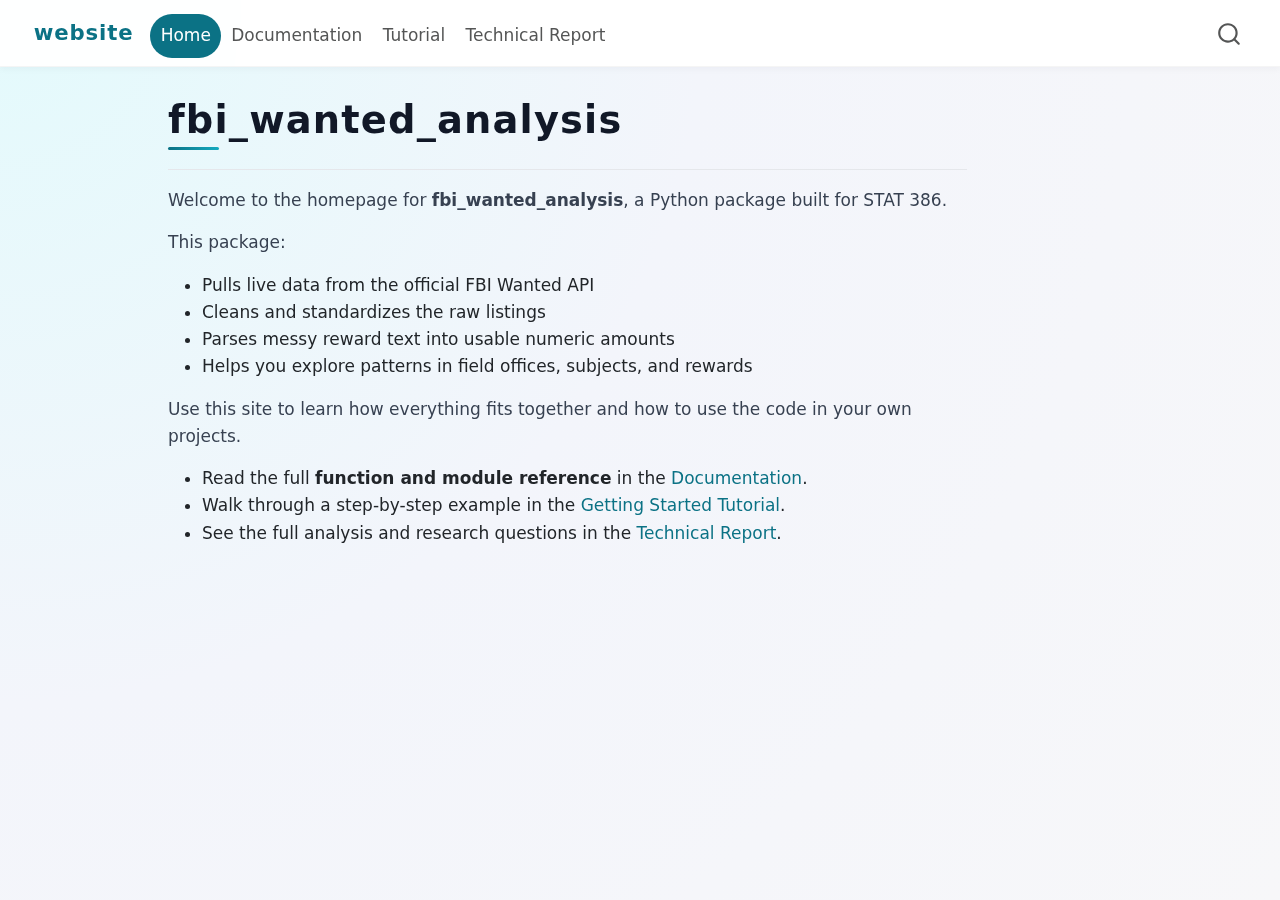
<file: docs/index.html>
<!DOCTYPE html>
<html xmlns="http://www.w3.org/1999/xhtml" lang="en" xml:lang="en"><head>

<meta charset="utf-8">
<meta name="generator" content="quarto-1.8.24">

<meta name="viewport" content="width=device-width, initial-scale=1.0, user-scalable=yes">


<title>fbi_wanted_analysis – website</title>
<style>
code{white-space: pre-wrap;}
span.smallcaps{font-variant: small-caps;}
div.columns{display: flex; gap: min(4vw, 1.5em);}
div.column{flex: auto; overflow-x: auto;}
div.hanging-indent{margin-left: 1.5em; text-indent: -1.5em;}
ul.task-list{list-style: none;}
ul.task-list li input[type="checkbox"] {
  width: 0.8em;
  margin: 0 0.8em 0.2em -1em; /* quarto-specific, see https://github.com/quarto-dev/quarto-cli/issues/4556 */ 
  vertical-align: middle;
}
</style>


<script src="site_libs/quarto-nav/quarto-nav.js"></script>
<script src="site_libs/quarto-nav/headroom.min.js"></script>
<script src="site_libs/clipboard/clipboard.min.js"></script>
<script src="site_libs/quarto-search/autocomplete.umd.js"></script>
<script src="site_libs/quarto-search/fuse.min.js"></script>
<script src="site_libs/quarto-search/quarto-search.js"></script>
<meta name="quarto:offset" content="./">
<script src="site_libs/quarto-html/quarto.js" type="module"></script>
<script src="site_libs/quarto-html/tabsets/tabsets.js" type="module"></script>
<script src="site_libs/quarto-html/axe/axe-check.js" type="module"></script>
<script src="site_libs/quarto-html/popper.min.js"></script>
<script src="site_libs/quarto-html/tippy.umd.min.js"></script>
<script src="site_libs/quarto-html/anchor.min.js"></script>
<link href="site_libs/quarto-html/tippy.css" rel="stylesheet">
<link href="site_libs/quarto-html/quarto-syntax-highlighting-dc55a5b9e770e841cd82e46aadbfb9b0.css" rel="stylesheet" id="quarto-text-highlighting-styles">
<script src="site_libs/bootstrap/bootstrap.min.js"></script>
<link href="site_libs/bootstrap/bootstrap-icons.css" rel="stylesheet">
<link href="site_libs/bootstrap/bootstrap-5b4ad623e5705c0698d39aec6f10cf02.min.css" rel="stylesheet" append-hash="true" id="quarto-bootstrap" data-mode="light">
<script id="quarto-search-options" type="application/json">{
  "location": "navbar",
  "copy-button": false,
  "collapse-after": 3,
  "panel-placement": "end",
  "type": "overlay",
  "limit": 50,
  "keyboard-shortcut": [
    "f",
    "/",
    "s"
  ],
  "show-item-context": false,
  "language": {
    "search-no-results-text": "No results",
    "search-matching-documents-text": "matching documents",
    "search-copy-link-title": "Copy link to search",
    "search-hide-matches-text": "Hide additional matches",
    "search-more-match-text": "more match in this document",
    "search-more-matches-text": "more matches in this document",
    "search-clear-button-title": "Clear",
    "search-text-placeholder": "",
    "search-detached-cancel-button-title": "Cancel",
    "search-submit-button-title": "Submit",
    "search-label": "Search"
  }
}</script>


<link rel="stylesheet" href="styles.css">
</head>

<body class="nav-fixed quarto-light">

<div id="quarto-search-results"></div>
  <header id="quarto-header" class="headroom fixed-top">
    <nav class="navbar navbar-expand-lg " data-bs-theme="dark">
      <div class="navbar-container container-fluid">
      <div class="navbar-brand-container mx-auto">
    <a href="./index.html" class="navbar-brand navbar-brand-logo">
    </a>
    <a class="navbar-brand" href="./index.html">
    <span class="navbar-title">website</span>
    </a>
  </div>
            <div id="quarto-search" class="" title="Search"></div>
          <button class="navbar-toggler" type="button" data-bs-toggle="collapse" data-bs-target="#navbarCollapse" aria-controls="navbarCollapse" role="menu" aria-expanded="false" aria-label="Toggle navigation" onclick="if (window.quartoToggleHeadroom) { window.quartoToggleHeadroom(); }">
  <span class="navbar-toggler-icon"></span>
</button>
          <div class="collapse navbar-collapse" id="navbarCollapse">
            <ul class="navbar-nav navbar-nav-scroll me-auto">
  <li class="nav-item">
    <a class="nav-link active" href="./index.html" aria-current="page"> 
<span class="menu-text">Home</span></a>
  </li>  
  <li class="nav-item">
    <a class="nav-link" href="./Documentation.html"> 
<span class="menu-text">Documentation</span></a>
  </li>  
  <li class="nav-item">
    <a class="nav-link" href="./Tutorial.html"> 
<span class="menu-text">Tutorial</span></a>
  </li>  
  <li class="nav-item">
    <a class="nav-link" href="./TechnicalReport.html"> 
<span class="menu-text">Technical Report</span></a>
  </li>  
</ul>
          </div> <!-- /navcollapse -->
            <div class="quarto-navbar-tools">
</div>
      </div> <!-- /container-fluid -->
    </nav>
</header>
<!-- content -->
<div id="quarto-content" class="quarto-container page-columns page-rows-contents page-layout-article page-navbar">
<!-- sidebar -->
<!-- margin-sidebar -->
    <div id="quarto-margin-sidebar" class="sidebar margin-sidebar zindex-bottom">
        
    </div>
<!-- main -->
<main class="content" id="quarto-document-content">

<header id="title-block-header" class="quarto-title-block default">
<div class="quarto-title">
<h1 class="title">fbi_wanted_analysis</h1>
</div>



<div class="quarto-title-meta">

    
  
    
  </div>
  


</header>


<p>Welcome to the homepage for <strong>fbi_wanted_analysis</strong>, a Python package built for STAT 386.</p>
<p>This package:</p>
<ul>
<li>Pulls live data from the official FBI Wanted API</li>
<li>Cleans and standardizes the raw listings</li>
<li>Parses messy reward text into usable numeric amounts</li>
<li>Helps you explore patterns in field offices, subjects, and rewards</li>
</ul>
<p>Use this site to learn how everything fits together and how to use the code in your own projects.</p>
<ul>
<li>Read the full <strong>function and module reference</strong> in the <a href="./Documentation.html">Documentation</a>.</li>
<li>Walk through a step-by-step example in the <a href="./Tutorial.html">Getting Started Tutorial</a>.</li>
<li>See the full analysis and research questions in the <a href="./TechnicalReport.html">Technical Report</a>.</li>
</ul>



</main> <!-- /main -->
<script id="quarto-html-after-body" type="application/javascript">
  window.document.addEventListener("DOMContentLoaded", function (event) {
    const icon = "";
    const anchorJS = new window.AnchorJS();
    anchorJS.options = {
      placement: 'right',
      icon: icon
    };
    anchorJS.add('.anchored');
    const isCodeAnnotation = (el) => {
      for (const clz of el.classList) {
        if (clz.startsWith('code-annotation-')) {                     
          return true;
        }
      }
      return false;
    }
    const onCopySuccess = function(e) {
      // button target
      const button = e.trigger;
      // don't keep focus
      button.blur();
      // flash "checked"
      button.classList.add('code-copy-button-checked');
      var currentTitle = button.getAttribute("title");
      button.setAttribute("title", "Copied!");
      let tooltip;
      if (window.bootstrap) {
        button.setAttribute("data-bs-toggle", "tooltip");
        button.setAttribute("data-bs-placement", "left");
        button.setAttribute("data-bs-title", "Copied!");
        tooltip = new bootstrap.Tooltip(button, 
          { trigger: "manual", 
            customClass: "code-copy-button-tooltip",
            offset: [0, -8]});
        tooltip.show();    
      }
      setTimeout(function() {
        if (tooltip) {
          tooltip.hide();
          button.removeAttribute("data-bs-title");
          button.removeAttribute("data-bs-toggle");
          button.removeAttribute("data-bs-placement");
        }
        button.setAttribute("title", currentTitle);
        button.classList.remove('code-copy-button-checked');
      }, 1000);
      // clear code selection
      e.clearSelection();
    }
    const getTextToCopy = function(trigger) {
      const outerScaffold = trigger.parentElement.cloneNode(true);
      const codeEl = outerScaffold.querySelector('code');
      for (const childEl of codeEl.children) {
        if (isCodeAnnotation(childEl)) {
          childEl.remove();
        }
      }
      return codeEl.innerText;
    }
    const clipboard = new window.ClipboardJS('.code-copy-button:not([data-in-quarto-modal])', {
      text: getTextToCopy
    });
    clipboard.on('success', onCopySuccess);
    if (window.document.getElementById('quarto-embedded-source-code-modal')) {
      const clipboardModal = new window.ClipboardJS('.code-copy-button[data-in-quarto-modal]', {
        text: getTextToCopy,
        container: window.document.getElementById('quarto-embedded-source-code-modal')
      });
      clipboardModal.on('success', onCopySuccess);
    }
      var localhostRegex = new RegExp(/^(?:http|https):\/\/localhost\:?[0-9]*\//);
      var mailtoRegex = new RegExp(/^mailto:/);
        var filterRegex = new RegExp('/' + window.location.host + '/');
      var isInternal = (href) => {
          return filterRegex.test(href) || localhostRegex.test(href) || mailtoRegex.test(href);
      }
      // Inspect non-navigation links and adorn them if external
     var links = window.document.querySelectorAll('a[href]:not(.nav-link):not(.navbar-brand):not(.toc-action):not(.sidebar-link):not(.sidebar-item-toggle):not(.pagination-link):not(.no-external):not([aria-hidden]):not(.dropdown-item):not(.quarto-navigation-tool):not(.about-link)');
      for (var i=0; i<links.length; i++) {
        const link = links[i];
        if (!isInternal(link.href)) {
          // undo the damage that might have been done by quarto-nav.js in the case of
          // links that we want to consider external
          if (link.dataset.originalHref !== undefined) {
            link.href = link.dataset.originalHref;
          }
        }
      }
    function tippyHover(el, contentFn, onTriggerFn, onUntriggerFn) {
      const config = {
        allowHTML: true,
        maxWidth: 500,
        delay: 100,
        arrow: false,
        appendTo: function(el) {
            return el.parentElement;
        },
        interactive: true,
        interactiveBorder: 10,
        theme: 'quarto',
        placement: 'bottom-start',
      };
      if (contentFn) {
        config.content = contentFn;
      }
      if (onTriggerFn) {
        config.onTrigger = onTriggerFn;
      }
      if (onUntriggerFn) {
        config.onUntrigger = onUntriggerFn;
      }
      window.tippy(el, config); 
    }
    const noterefs = window.document.querySelectorAll('a[role="doc-noteref"]');
    for (var i=0; i<noterefs.length; i++) {
      const ref = noterefs[i];
      tippyHover(ref, function() {
        // use id or data attribute instead here
        let href = ref.getAttribute('data-footnote-href') || ref.getAttribute('href');
        try { href = new URL(href).hash; } catch {}
        const id = href.replace(/^#\/?/, "");
        const note = window.document.getElementById(id);
        if (note) {
          return note.innerHTML;
        } else {
          return "";
        }
      });
    }
    const xrefs = window.document.querySelectorAll('a.quarto-xref');
    const processXRef = (id, note) => {
      // Strip column container classes
      const stripColumnClz = (el) => {
        el.classList.remove("page-full", "page-columns");
        if (el.children) {
          for (const child of el.children) {
            stripColumnClz(child);
          }
        }
      }
      stripColumnClz(note)
      if (id === null || id.startsWith('sec-')) {
        // Special case sections, only their first couple elements
        const container = document.createElement("div");
        if (note.children && note.children.length > 2) {
          container.appendChild(note.children[0].cloneNode(true));
          for (let i = 1; i < note.children.length; i++) {
            const child = note.children[i];
            if (child.tagName === "P" && child.innerText === "") {
              continue;
            } else {
              container.appendChild(child.cloneNode(true));
              break;
            }
          }
          if (window.Quarto?.typesetMath) {
            window.Quarto.typesetMath(container);
          }
          return container.innerHTML
        } else {
          if (window.Quarto?.typesetMath) {
            window.Quarto.typesetMath(note);
          }
          return note.innerHTML;
        }
      } else {
        // Remove any anchor links if they are present
        const anchorLink = note.querySelector('a.anchorjs-link');
        if (anchorLink) {
          anchorLink.remove();
        }
        if (window.Quarto?.typesetMath) {
          window.Quarto.typesetMath(note);
        }
        if (note.classList.contains("callout")) {
          return note.outerHTML;
        } else {
          return note.innerHTML;
        }
      }
    }
    for (var i=0; i<xrefs.length; i++) {
      const xref = xrefs[i];
      tippyHover(xref, undefined, function(instance) {
        instance.disable();
        let url = xref.getAttribute('href');
        let hash = undefined; 
        if (url.startsWith('#')) {
          hash = url;
        } else {
          try { hash = new URL(url).hash; } catch {}
        }
        if (hash) {
          const id = hash.replace(/^#\/?/, "");
          const note = window.document.getElementById(id);
          if (note !== null) {
            try {
              const html = processXRef(id, note.cloneNode(true));
              instance.setContent(html);
            } finally {
              instance.enable();
              instance.show();
            }
          } else {
            // See if we can fetch this
            fetch(url.split('#')[0])
            .then(res => res.text())
            .then(html => {
              const parser = new DOMParser();
              const htmlDoc = parser.parseFromString(html, "text/html");
              const note = htmlDoc.getElementById(id);
              if (note !== null) {
                const html = processXRef(id, note);
                instance.setContent(html);
              } 
            }).finally(() => {
              instance.enable();
              instance.show();
            });
          }
        } else {
          // See if we can fetch a full url (with no hash to target)
          // This is a special case and we should probably do some content thinning / targeting
          fetch(url)
          .then(res => res.text())
          .then(html => {
            const parser = new DOMParser();
            const htmlDoc = parser.parseFromString(html, "text/html");
            const note = htmlDoc.querySelector('main.content');
            if (note !== null) {
              // This should only happen for chapter cross references
              // (since there is no id in the URL)
              // remove the first header
              if (note.children.length > 0 && note.children[0].tagName === "HEADER") {
                note.children[0].remove();
              }
              const html = processXRef(null, note);
              instance.setContent(html);
            } 
          }).finally(() => {
            instance.enable();
            instance.show();
          });
        }
      }, function(instance) {
      });
    }
        let selectedAnnoteEl;
        const selectorForAnnotation = ( cell, annotation) => {
          let cellAttr = 'data-code-cell="' + cell + '"';
          let lineAttr = 'data-code-annotation="' +  annotation + '"';
          const selector = 'span[' + cellAttr + '][' + lineAttr + ']';
          return selector;
        }
        const selectCodeLines = (annoteEl) => {
          const doc = window.document;
          const targetCell = annoteEl.getAttribute("data-target-cell");
          const targetAnnotation = annoteEl.getAttribute("data-target-annotation");
          const annoteSpan = window.document.querySelector(selectorForAnnotation(targetCell, targetAnnotation));
          const lines = annoteSpan.getAttribute("data-code-lines").split(",");
          const lineIds = lines.map((line) => {
            return targetCell + "-" + line;
          })
          let top = null;
          let height = null;
          let parent = null;
          if (lineIds.length > 0) {
              //compute the position of the single el (top and bottom and make a div)
              const el = window.document.getElementById(lineIds[0]);
              top = el.offsetTop;
              height = el.offsetHeight;
              parent = el.parentElement.parentElement;
            if (lineIds.length > 1) {
              const lastEl = window.document.getElementById(lineIds[lineIds.length - 1]);
              const bottom = lastEl.offsetTop + lastEl.offsetHeight;
              height = bottom - top;
            }
            if (top !== null && height !== null && parent !== null) {
              // cook up a div (if necessary) and position it 
              let div = window.document.getElementById("code-annotation-line-highlight");
              if (div === null) {
                div = window.document.createElement("div");
                div.setAttribute("id", "code-annotation-line-highlight");
                div.style.position = 'absolute';
                parent.appendChild(div);
              }
              div.style.top = top - 2 + "px";
              div.style.height = height + 4 + "px";
              div.style.left = 0;
              let gutterDiv = window.document.getElementById("code-annotation-line-highlight-gutter");
              if (gutterDiv === null) {
                gutterDiv = window.document.createElement("div");
                gutterDiv.setAttribute("id", "code-annotation-line-highlight-gutter");
                gutterDiv.style.position = 'absolute';
                const codeCell = window.document.getElementById(targetCell);
                const gutter = codeCell.querySelector('.code-annotation-gutter');
                gutter.appendChild(gutterDiv);
              }
              gutterDiv.style.top = top - 2 + "px";
              gutterDiv.style.height = height + 4 + "px";
            }
            selectedAnnoteEl = annoteEl;
          }
        };
        const unselectCodeLines = () => {
          const elementsIds = ["code-annotation-line-highlight", "code-annotation-line-highlight-gutter"];
          elementsIds.forEach((elId) => {
            const div = window.document.getElementById(elId);
            if (div) {
              div.remove();
            }
          });
          selectedAnnoteEl = undefined;
        };
          // Handle positioning of the toggle
      window.addEventListener(
        "resize",
        throttle(() => {
          elRect = undefined;
          if (selectedAnnoteEl) {
            selectCodeLines(selectedAnnoteEl);
          }
        }, 10)
      );
      function throttle(fn, ms) {
      let throttle = false;
      let timer;
        return (...args) => {
          if(!throttle) { // first call gets through
              fn.apply(this, args);
              throttle = true;
          } else { // all the others get throttled
              if(timer) clearTimeout(timer); // cancel #2
              timer = setTimeout(() => {
                fn.apply(this, args);
                timer = throttle = false;
              }, ms);
          }
        };
      }
        // Attach click handler to the DT
        const annoteDls = window.document.querySelectorAll('dt[data-target-cell]');
        for (const annoteDlNode of annoteDls) {
          annoteDlNode.addEventListener('click', (event) => {
            const clickedEl = event.target;
            if (clickedEl !== selectedAnnoteEl) {
              unselectCodeLines();
              const activeEl = window.document.querySelector('dt[data-target-cell].code-annotation-active');
              if (activeEl) {
                activeEl.classList.remove('code-annotation-active');
              }
              selectCodeLines(clickedEl);
              clickedEl.classList.add('code-annotation-active');
            } else {
              // Unselect the line
              unselectCodeLines();
              clickedEl.classList.remove('code-annotation-active');
            }
          });
        }
    const findCites = (el) => {
      const parentEl = el.parentElement;
      if (parentEl) {
        const cites = parentEl.dataset.cites;
        if (cites) {
          return {
            el,
            cites: cites.split(' ')
          };
        } else {
          return findCites(el.parentElement)
        }
      } else {
        return undefined;
      }
    };
    var bibliorefs = window.document.querySelectorAll('a[role="doc-biblioref"]');
    for (var i=0; i<bibliorefs.length; i++) {
      const ref = bibliorefs[i];
      const citeInfo = findCites(ref);
      if (citeInfo) {
        tippyHover(citeInfo.el, function() {
          var popup = window.document.createElement('div');
          citeInfo.cites.forEach(function(cite) {
            var citeDiv = window.document.createElement('div');
            citeDiv.classList.add('hanging-indent');
            citeDiv.classList.add('csl-entry');
            var biblioDiv = window.document.getElementById('ref-' + cite);
            if (biblioDiv) {
              citeDiv.innerHTML = biblioDiv.innerHTML;
            }
            popup.appendChild(citeDiv);
          });
          return popup.innerHTML;
        });
      }
    }
  });
  </script>
</div> <!-- /content -->




</body></html>
</file>
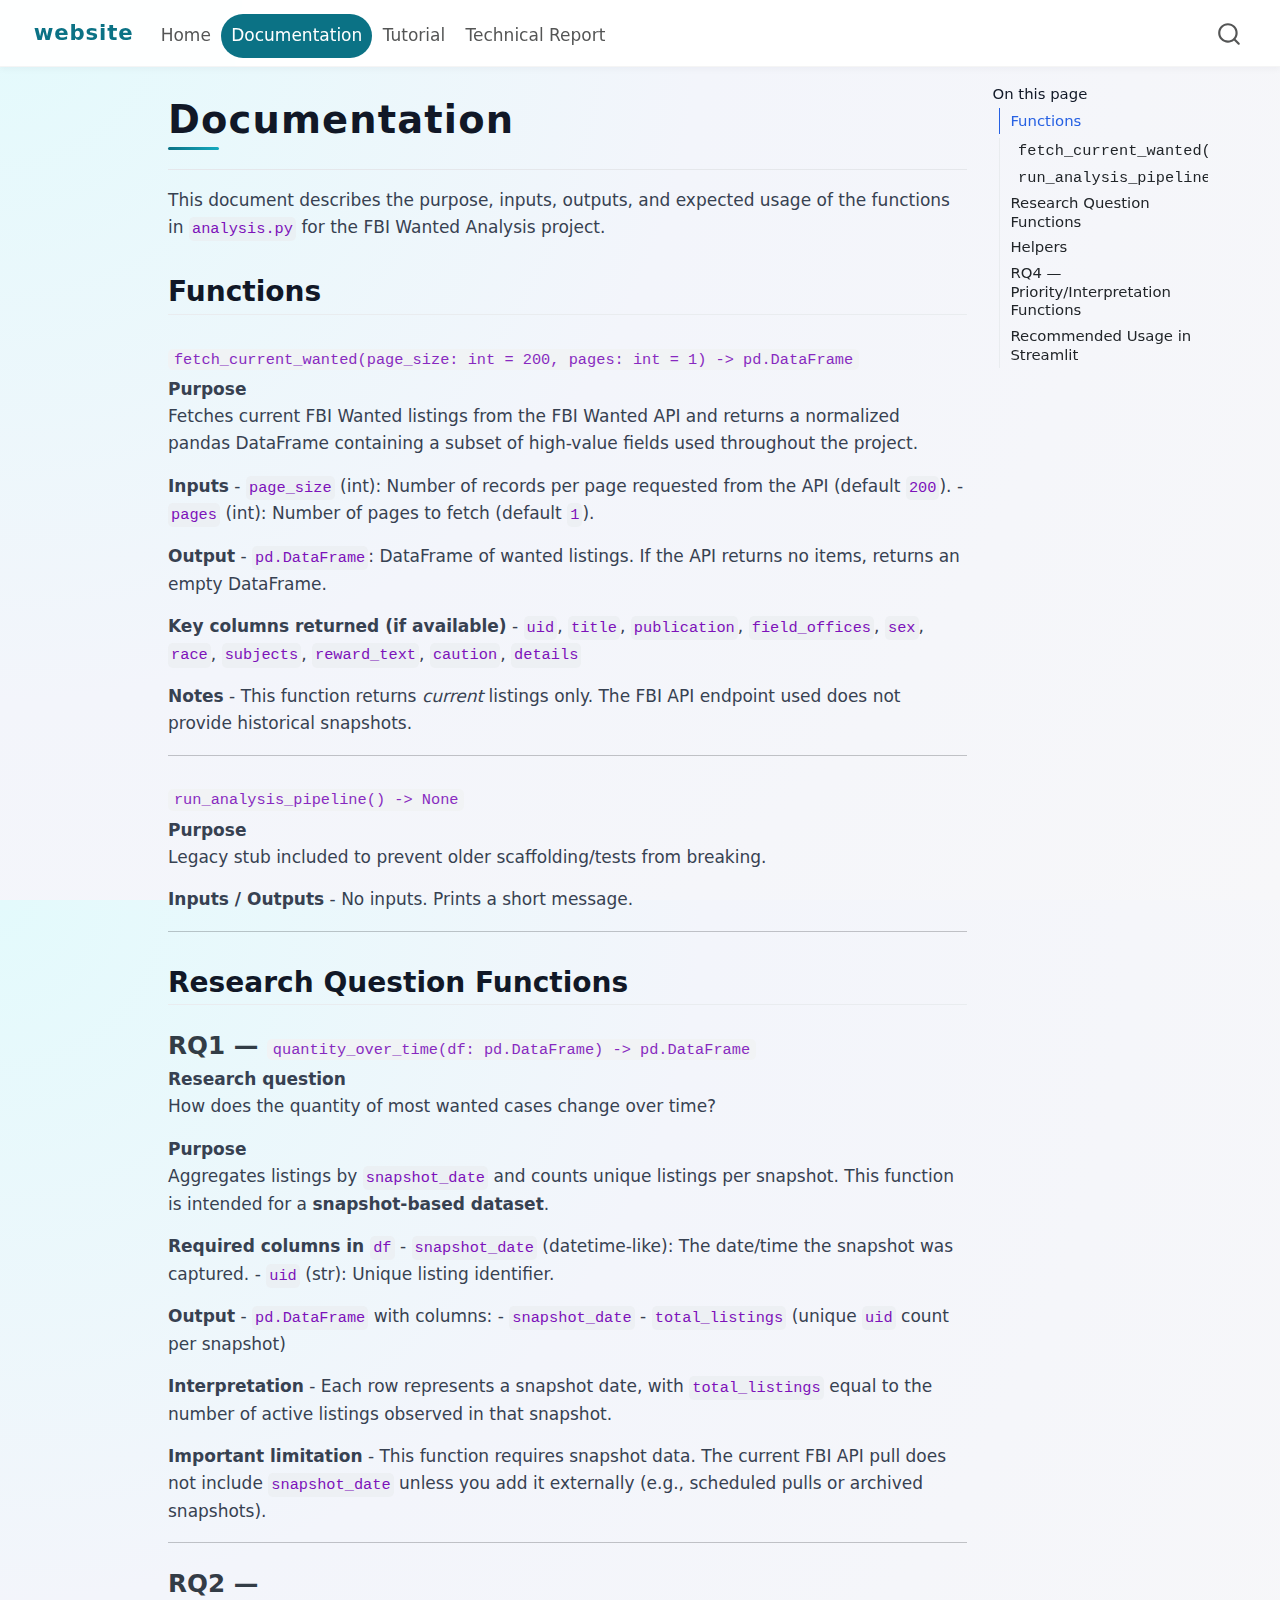
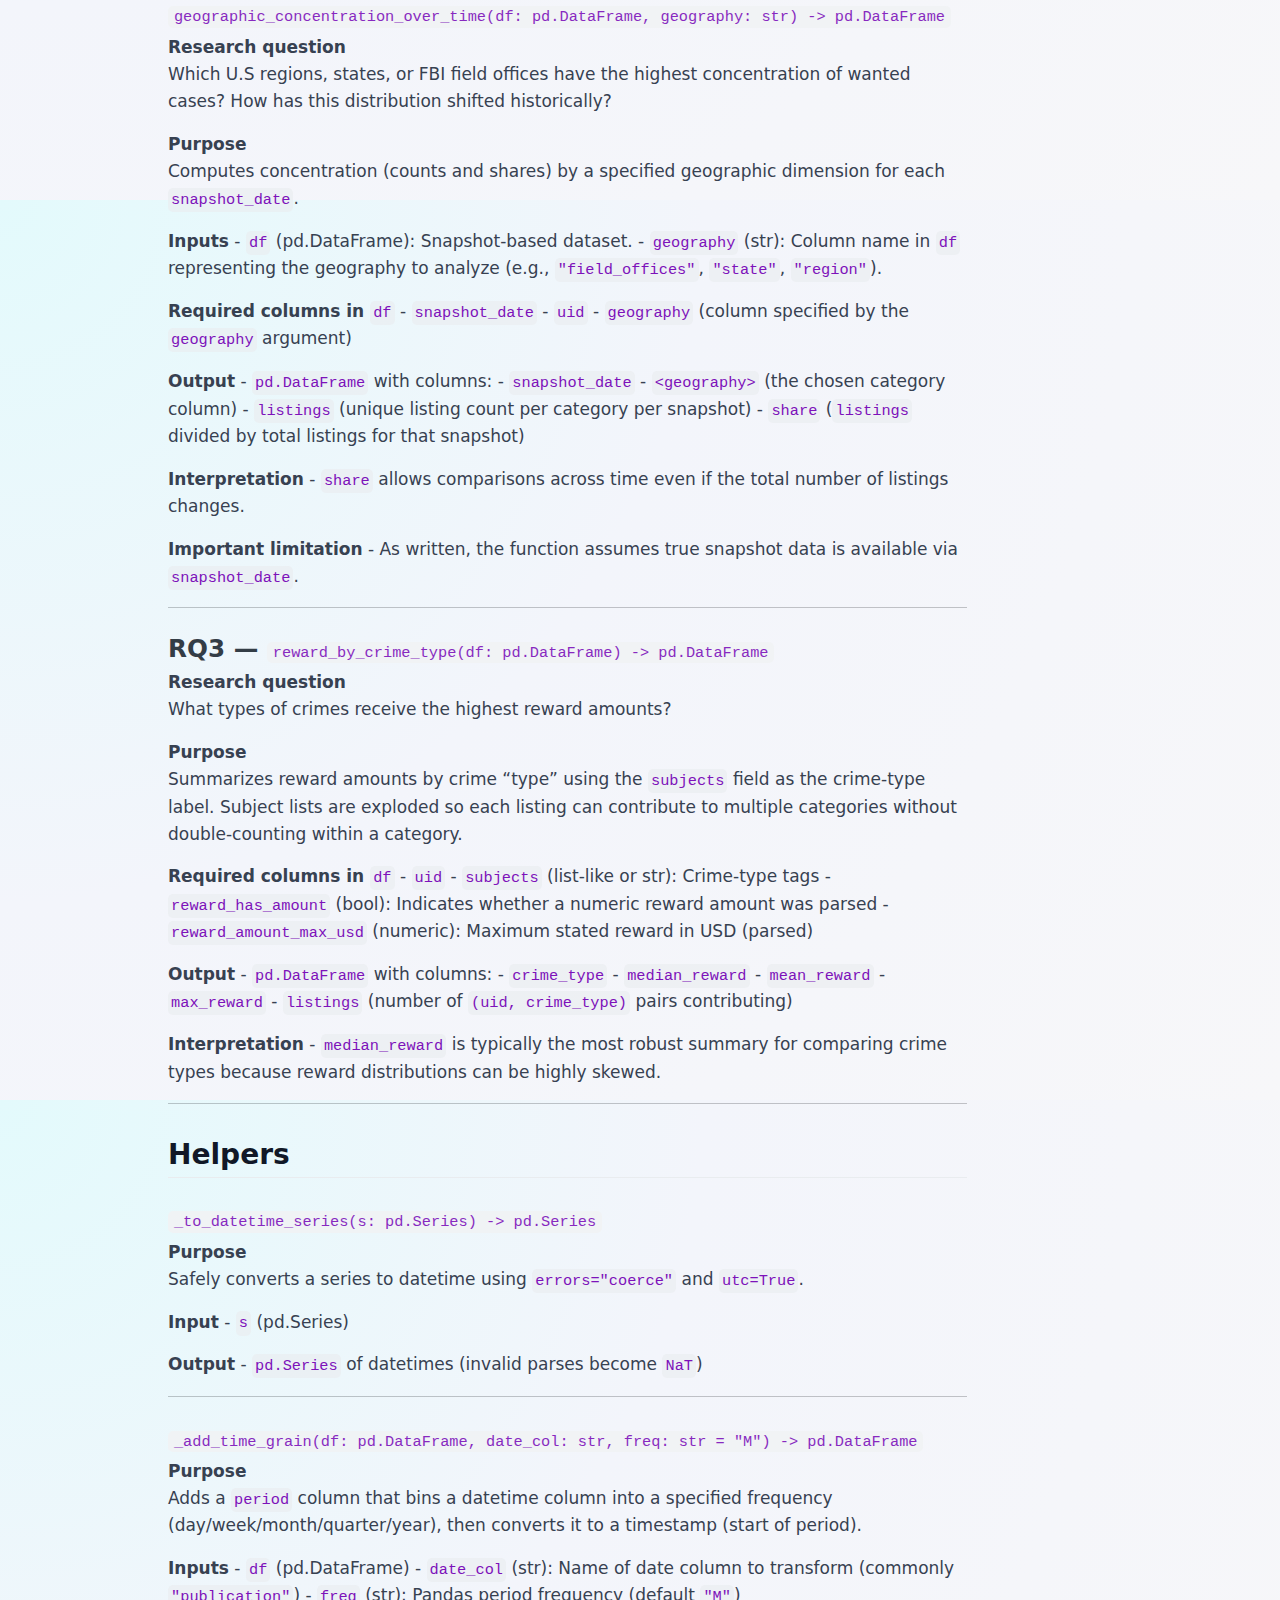
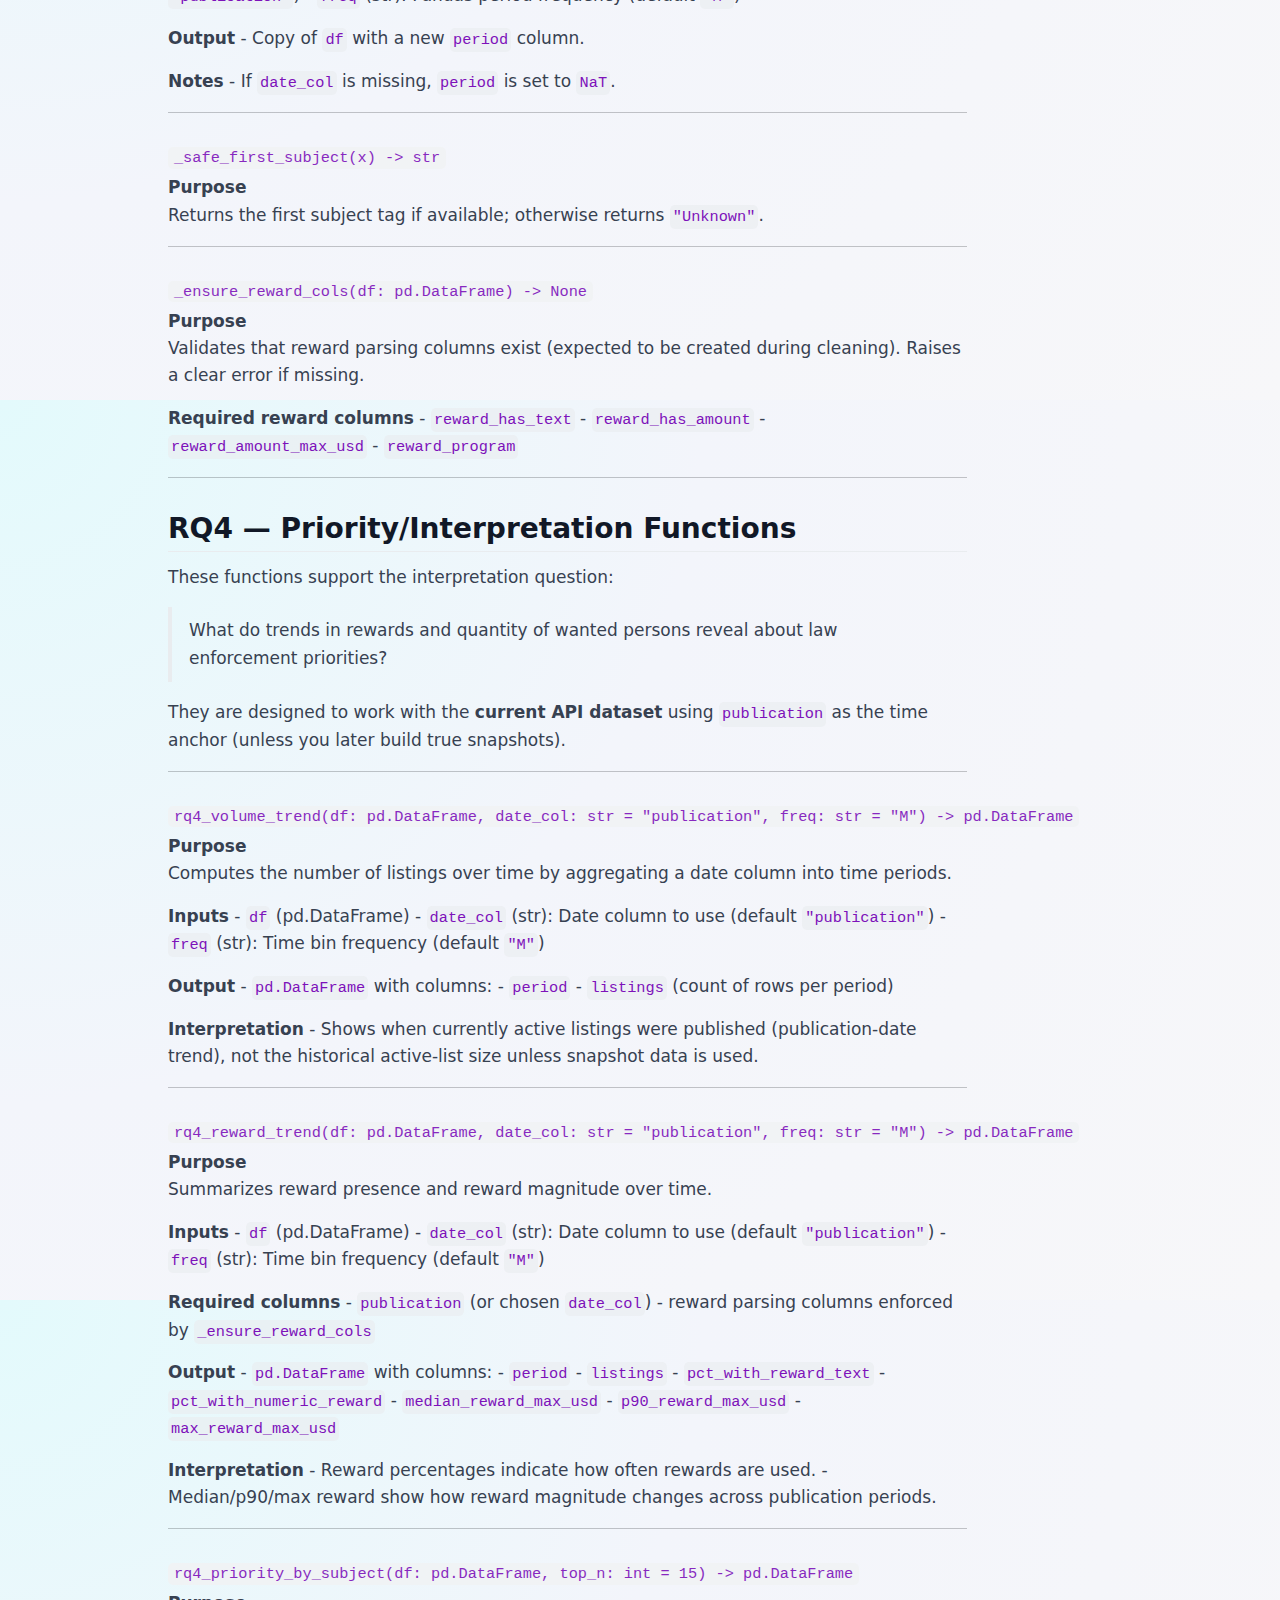
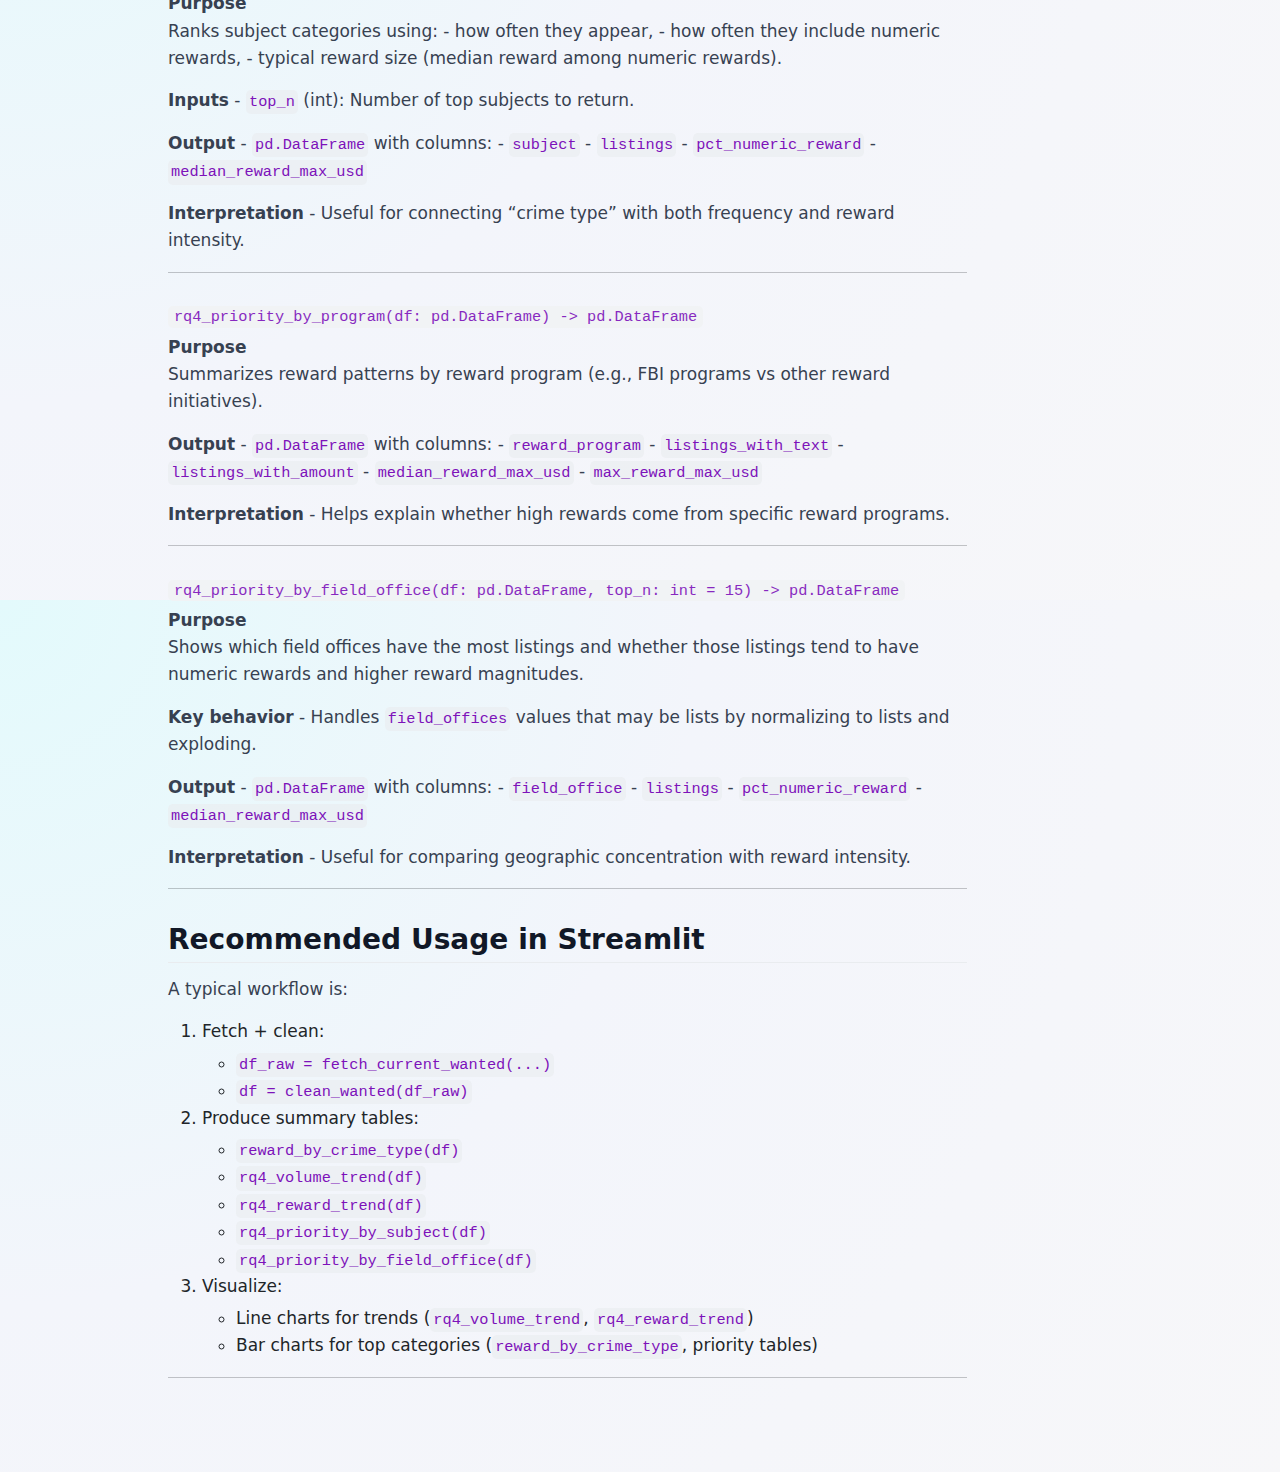
<file: docs/Documentation.html>
<!DOCTYPE html>
<html xmlns="http://www.w3.org/1999/xhtml" lang="en" xml:lang="en"><head>

<meta charset="utf-8">
<meta name="generator" content="quarto-1.8.24">

<meta name="viewport" content="width=device-width, initial-scale=1.0, user-scalable=yes">


<title>Documentation – website</title>
<style>
code{white-space: pre-wrap;}
span.smallcaps{font-variant: small-caps;}
div.columns{display: flex; gap: min(4vw, 1.5em);}
div.column{flex: auto; overflow-x: auto;}
div.hanging-indent{margin-left: 1.5em; text-indent: -1.5em;}
ul.task-list{list-style: none;}
ul.task-list li input[type="checkbox"] {
  width: 0.8em;
  margin: 0 0.8em 0.2em -1em; /* quarto-specific, see https://github.com/quarto-dev/quarto-cli/issues/4556 */ 
  vertical-align: middle;
}
</style>


<script src="site_libs/quarto-nav/quarto-nav.js"></script>
<script src="site_libs/quarto-nav/headroom.min.js"></script>
<script src="site_libs/clipboard/clipboard.min.js"></script>
<script src="site_libs/quarto-search/autocomplete.umd.js"></script>
<script src="site_libs/quarto-search/fuse.min.js"></script>
<script src="site_libs/quarto-search/quarto-search.js"></script>
<meta name="quarto:offset" content="./">
<script src="site_libs/quarto-html/quarto.js" type="module"></script>
<script src="site_libs/quarto-html/tabsets/tabsets.js" type="module"></script>
<script src="site_libs/quarto-html/axe/axe-check.js" type="module"></script>
<script src="site_libs/quarto-html/popper.min.js"></script>
<script src="site_libs/quarto-html/tippy.umd.min.js"></script>
<script src="site_libs/quarto-html/anchor.min.js"></script>
<link href="site_libs/quarto-html/tippy.css" rel="stylesheet">
<link href="site_libs/quarto-html/quarto-syntax-highlighting-dc55a5b9e770e841cd82e46aadbfb9b0.css" rel="stylesheet" id="quarto-text-highlighting-styles">
<script src="site_libs/bootstrap/bootstrap.min.js"></script>
<link href="site_libs/bootstrap/bootstrap-icons.css" rel="stylesheet">
<link href="site_libs/bootstrap/bootstrap-5b4ad623e5705c0698d39aec6f10cf02.min.css" rel="stylesheet" append-hash="true" id="quarto-bootstrap" data-mode="light">
<script id="quarto-search-options" type="application/json">{
  "location": "navbar",
  "copy-button": false,
  "collapse-after": 3,
  "panel-placement": "end",
  "type": "overlay",
  "limit": 50,
  "keyboard-shortcut": [
    "f",
    "/",
    "s"
  ],
  "show-item-context": false,
  "language": {
    "search-no-results-text": "No results",
    "search-matching-documents-text": "matching documents",
    "search-copy-link-title": "Copy link to search",
    "search-hide-matches-text": "Hide additional matches",
    "search-more-match-text": "more match in this document",
    "search-more-matches-text": "more matches in this document",
    "search-clear-button-title": "Clear",
    "search-text-placeholder": "",
    "search-detached-cancel-button-title": "Cancel",
    "search-submit-button-title": "Submit",
    "search-label": "Search"
  }
}</script>


<link rel="stylesheet" href="styles.css">
</head>

<body class="nav-fixed quarto-light">

<div id="quarto-search-results"></div>
  <header id="quarto-header" class="headroom fixed-top">
    <nav class="navbar navbar-expand-lg " data-bs-theme="dark">
      <div class="navbar-container container-fluid">
      <div class="navbar-brand-container mx-auto">
    <a href="./index.html" class="navbar-brand navbar-brand-logo">
    </a>
    <a class="navbar-brand" href="./index.html">
    <span class="navbar-title">website</span>
    </a>
  </div>
            <div id="quarto-search" class="" title="Search"></div>
          <button class="navbar-toggler" type="button" data-bs-toggle="collapse" data-bs-target="#navbarCollapse" aria-controls="navbarCollapse" role="menu" aria-expanded="false" aria-label="Toggle navigation" onclick="if (window.quartoToggleHeadroom) { window.quartoToggleHeadroom(); }">
  <span class="navbar-toggler-icon"></span>
</button>
          <div class="collapse navbar-collapse" id="navbarCollapse">
            <ul class="navbar-nav navbar-nav-scroll me-auto">
  <li class="nav-item">
    <a class="nav-link" href="./index.html"> 
<span class="menu-text">Home</span></a>
  </li>  
  <li class="nav-item">
    <a class="nav-link active" href="./Documentation.html" aria-current="page"> 
<span class="menu-text">Documentation</span></a>
  </li>  
  <li class="nav-item">
    <a class="nav-link" href="./Tutorial.html"> 
<span class="menu-text">Tutorial</span></a>
  </li>  
  <li class="nav-item">
    <a class="nav-link" href="./TechnicalReport.html"> 
<span class="menu-text">Technical Report</span></a>
  </li>  
</ul>
          </div> <!-- /navcollapse -->
            <div class="quarto-navbar-tools">
</div>
      </div> <!-- /container-fluid -->
    </nav>
</header>
<!-- content -->
<div id="quarto-content" class="quarto-container page-columns page-rows-contents page-layout-article page-navbar">
<!-- sidebar -->
<!-- margin-sidebar -->
    <div id="quarto-margin-sidebar" class="sidebar margin-sidebar">
        <nav id="TOC" role="doc-toc" class="toc-active">
    <h2 id="toc-title">On this page</h2>
   
  <ul>
  <li><a href="#functions" id="toc-functions" class="nav-link active" data-scroll-target="#functions">Functions</a>
  <ul class="collapse">
  <li><a href="#fetch_current_wantedpage_size-int-200-pages-int-1---pd.dataframe" id="toc-fetch_current_wantedpage_size-int-200-pages-int-1---pd.dataframe" class="nav-link" data-scroll-target="#fetch_current_wantedpage_size-int-200-pages-int-1---pd.dataframe"><code>fetch_current_wanted(page_size: int = 200, pages: int = 1) -&gt; pd.DataFrame</code></a></li>
  <li><a href="#run_analysis_pipeline---none" id="toc-run_analysis_pipeline---none" class="nav-link" data-scroll-target="#run_analysis_pipeline---none"><code>run_analysis_pipeline() -&gt; None</code></a></li>
  </ul></li>
  <li><a href="#research-question-functions" id="toc-research-question-functions" class="nav-link" data-scroll-target="#research-question-functions">Research Question Functions</a>
  <ul class="collapse">
  <li><a href="#rq1-quantity_over_timedf-pd.dataframe---pd.dataframe" id="toc-rq1-quantity_over_timedf-pd.dataframe---pd.dataframe" class="nav-link" data-scroll-target="#rq1-quantity_over_timedf-pd.dataframe---pd.dataframe">RQ1 — <code>quantity_over_time(df: pd.DataFrame) -&gt; pd.DataFrame</code></a></li>
  <li><a href="#rq2-geographic_concentration_over_timedf-pd.dataframe-geography-str---pd.dataframe" id="toc-rq2-geographic_concentration_over_timedf-pd.dataframe-geography-str---pd.dataframe" class="nav-link" data-scroll-target="#rq2-geographic_concentration_over_timedf-pd.dataframe-geography-str---pd.dataframe">RQ2 — <code>geographic_concentration_over_time(df: pd.DataFrame, geography: str) -&gt; pd.DataFrame</code></a></li>
  <li><a href="#rq3-reward_by_crime_typedf-pd.dataframe---pd.dataframe" id="toc-rq3-reward_by_crime_typedf-pd.dataframe---pd.dataframe" class="nav-link" data-scroll-target="#rq3-reward_by_crime_typedf-pd.dataframe---pd.dataframe">RQ3 — <code>reward_by_crime_type(df: pd.DataFrame) -&gt; pd.DataFrame</code></a></li>
  </ul></li>
  <li><a href="#helpers" id="toc-helpers" class="nav-link" data-scroll-target="#helpers">Helpers</a>
  <ul class="collapse">
  <li><a href="#to_datetime_seriess-pd.series---pd.series" id="toc-to_datetime_seriess-pd.series---pd.series" class="nav-link" data-scroll-target="#to_datetime_seriess-pd.series---pd.series"><code>_to_datetime_series(s: pd.Series) -&gt; pd.Series</code></a></li>
  <li><a href="#add_time_graindf-pd.dataframe-date_col-str-freq-str-m---pd.dataframe" id="toc-add_time_graindf-pd.dataframe-date_col-str-freq-str-m---pd.dataframe" class="nav-link" data-scroll-target="#add_time_graindf-pd.dataframe-date_col-str-freq-str-m---pd.dataframe"><code>_add_time_grain(df: pd.DataFrame, date_col: str, freq: str = "M") -&gt; pd.DataFrame</code></a></li>
  <li><a href="#safe_first_subjectx---str" id="toc-safe_first_subjectx---str" class="nav-link" data-scroll-target="#safe_first_subjectx---str"><code>_safe_first_subject(x) -&gt; str</code></a></li>
  <li><a href="#ensure_reward_colsdf-pd.dataframe---none" id="toc-ensure_reward_colsdf-pd.dataframe---none" class="nav-link" data-scroll-target="#ensure_reward_colsdf-pd.dataframe---none"><code>_ensure_reward_cols(df: pd.DataFrame) -&gt; None</code></a></li>
  </ul></li>
  <li><a href="#rq4-priorityinterpretation-functions" id="toc-rq4-priorityinterpretation-functions" class="nav-link" data-scroll-target="#rq4-priorityinterpretation-functions">RQ4 — Priority/Interpretation Functions</a>
  <ul class="collapse">
  <li><a href="#rq4_volume_trenddf-pd.dataframe-date_col-str-publication-freq-str-m---pd.dataframe" id="toc-rq4_volume_trenddf-pd.dataframe-date_col-str-publication-freq-str-m---pd.dataframe" class="nav-link" data-scroll-target="#rq4_volume_trenddf-pd.dataframe-date_col-str-publication-freq-str-m---pd.dataframe"><code>rq4_volume_trend(df: pd.DataFrame, date_col: str = "publication", freq: str = "M") -&gt; pd.DataFrame</code></a></li>
  <li><a href="#rq4_reward_trenddf-pd.dataframe-date_col-str-publication-freq-str-m---pd.dataframe" id="toc-rq4_reward_trenddf-pd.dataframe-date_col-str-publication-freq-str-m---pd.dataframe" class="nav-link" data-scroll-target="#rq4_reward_trenddf-pd.dataframe-date_col-str-publication-freq-str-m---pd.dataframe"><code>rq4_reward_trend(df: pd.DataFrame, date_col: str = "publication", freq: str = "M") -&gt; pd.DataFrame</code></a></li>
  <li><a href="#rq4_priority_by_subjectdf-pd.dataframe-top_n-int-15---pd.dataframe" id="toc-rq4_priority_by_subjectdf-pd.dataframe-top_n-int-15---pd.dataframe" class="nav-link" data-scroll-target="#rq4_priority_by_subjectdf-pd.dataframe-top_n-int-15---pd.dataframe"><code>rq4_priority_by_subject(df: pd.DataFrame, top_n: int = 15) -&gt; pd.DataFrame</code></a></li>
  <li><a href="#rq4_priority_by_programdf-pd.dataframe---pd.dataframe" id="toc-rq4_priority_by_programdf-pd.dataframe---pd.dataframe" class="nav-link" data-scroll-target="#rq4_priority_by_programdf-pd.dataframe---pd.dataframe"><code>rq4_priority_by_program(df: pd.DataFrame) -&gt; pd.DataFrame</code></a></li>
  <li><a href="#rq4_priority_by_field_officedf-pd.dataframe-top_n-int-15---pd.dataframe" id="toc-rq4_priority_by_field_officedf-pd.dataframe-top_n-int-15---pd.dataframe" class="nav-link" data-scroll-target="#rq4_priority_by_field_officedf-pd.dataframe-top_n-int-15---pd.dataframe"><code>rq4_priority_by_field_office(df: pd.DataFrame, top_n: int = 15) -&gt; pd.DataFrame</code></a></li>
  </ul></li>
  <li><a href="#recommended-usage-in-streamlit" id="toc-recommended-usage-in-streamlit" class="nav-link" data-scroll-target="#recommended-usage-in-streamlit">Recommended Usage in Streamlit</a></li>
  </ul>
</nav>
    </div>
<!-- main -->
<main class="content" id="quarto-document-content">

<header id="title-block-header" class="quarto-title-block default">
<div class="quarto-title">
<h1 class="title">Documentation</h1>
</div>



<div class="quarto-title-meta">

    
  
    
  </div>
  


</header>


<p>This document describes the purpose, inputs, outputs, and expected usage of the functions in <code>analysis.py</code> for the FBI Wanted Analysis project.</p>
<section id="functions" class="level2">
<h2 class="anchored" data-anchor-id="functions">Functions</h2>
<section id="fetch_current_wantedpage_size-int-200-pages-int-1---pd.dataframe" class="level3">
<h3 class="anchored" data-anchor-id="fetch_current_wantedpage_size-int-200-pages-int-1---pd.dataframe"><code>fetch_current_wanted(page_size: int = 200, pages: int = 1) -&gt; pd.DataFrame</code></h3>
<p><strong>Purpose</strong><br>
Fetches current FBI Wanted listings from the FBI Wanted API and returns a normalized pandas DataFrame containing a subset of high-value fields used throughout the project.</p>
<p><strong>Inputs</strong> - <code>page_size</code> (int): Number of records per page requested from the API (default <code>200</code>). - <code>pages</code> (int): Number of pages to fetch (default <code>1</code>).</p>
<p><strong>Output</strong> - <code>pd.DataFrame</code>: DataFrame of wanted listings. If the API returns no items, returns an empty DataFrame.</p>
<p><strong>Key columns returned (if available)</strong> - <code>uid</code>, <code>title</code>, <code>publication</code>, <code>field_offices</code>, <code>sex</code>, <code>race</code>, <code>subjects</code>, <code>reward_text</code>, <code>caution</code>, <code>details</code></p>
<p><strong>Notes</strong> - This function returns <em>current</em> listings only. The FBI API endpoint used does not provide historical snapshots.</p>
<hr>
</section>
<section id="run_analysis_pipeline---none" class="level3">
<h3 class="anchored" data-anchor-id="run_analysis_pipeline---none"><code>run_analysis_pipeline() -&gt; None</code></h3>
<p><strong>Purpose</strong><br>
Legacy stub included to prevent older scaffolding/tests from breaking.</p>
<p><strong>Inputs / Outputs</strong> - No inputs. Prints a short message.</p>
<hr>
</section>
</section>
<section id="research-question-functions" class="level2">
<h2 class="anchored" data-anchor-id="research-question-functions">Research Question Functions</h2>
<section id="rq1-quantity_over_timedf-pd.dataframe---pd.dataframe" class="level3">
<h3 class="anchored" data-anchor-id="rq1-quantity_over_timedf-pd.dataframe---pd.dataframe">RQ1 — <code>quantity_over_time(df: pd.DataFrame) -&gt; pd.DataFrame</code></h3>
<p><strong>Research question</strong><br>
How does the quantity of most wanted cases change over time?</p>
<p><strong>Purpose</strong><br>
Aggregates listings by <code>snapshot_date</code> and counts unique listings per snapshot. This function is intended for a <strong>snapshot-based dataset</strong>.</p>
<p><strong>Required columns in <code>df</code></strong> - <code>snapshot_date</code> (datetime-like): The date/time the snapshot was captured. - <code>uid</code> (str): Unique listing identifier.</p>
<p><strong>Output</strong> - <code>pd.DataFrame</code> with columns: - <code>snapshot_date</code> - <code>total_listings</code> (unique <code>uid</code> count per snapshot)</p>
<p><strong>Interpretation</strong> - Each row represents a snapshot date, with <code>total_listings</code> equal to the number of active listings observed in that snapshot.</p>
<p><strong>Important limitation</strong> - This function requires snapshot data. The current FBI API pull does not include <code>snapshot_date</code> unless you add it externally (e.g., scheduled pulls or archived snapshots).</p>
<hr>
</section>
<section id="rq2-geographic_concentration_over_timedf-pd.dataframe-geography-str---pd.dataframe" class="level3">
<h3 class="anchored" data-anchor-id="rq2-geographic_concentration_over_timedf-pd.dataframe-geography-str---pd.dataframe">RQ2 — <code>geographic_concentration_over_time(df: pd.DataFrame, geography: str) -&gt; pd.DataFrame</code></h3>
<p><strong>Research question</strong><br>
Which U.S regions, states, or FBI field offices have the highest concentration of wanted cases? How has this distribution shifted historically?</p>
<p><strong>Purpose</strong><br>
Computes concentration (counts and shares) by a specified geographic dimension for each <code>snapshot_date</code>.</p>
<p><strong>Inputs</strong> - <code>df</code> (pd.DataFrame): Snapshot-based dataset. - <code>geography</code> (str): Column name in <code>df</code> representing the geography to analyze (e.g., <code>"field_offices"</code>, <code>"state"</code>, <code>"region"</code>).</p>
<p><strong>Required columns in <code>df</code></strong> - <code>snapshot_date</code> - <code>uid</code> - <code>geography</code> (column specified by the <code>geography</code> argument)</p>
<p><strong>Output</strong> - <code>pd.DataFrame</code> with columns: - <code>snapshot_date</code> - <code>&lt;geography&gt;</code> (the chosen category column) - <code>listings</code> (unique listing count per category per snapshot) - <code>share</code> (<code>listings</code> divided by total listings for that snapshot)</p>
<p><strong>Interpretation</strong> - <code>share</code> allows comparisons across time even if the total number of listings changes.</p>
<p><strong>Important limitation</strong> - As written, the function assumes true snapshot data is available via <code>snapshot_date</code>.</p>
<hr>
</section>
<section id="rq3-reward_by_crime_typedf-pd.dataframe---pd.dataframe" class="level3">
<h3 class="anchored" data-anchor-id="rq3-reward_by_crime_typedf-pd.dataframe---pd.dataframe">RQ3 — <code>reward_by_crime_type(df: pd.DataFrame) -&gt; pd.DataFrame</code></h3>
<p><strong>Research question</strong><br>
What types of crimes receive the highest reward amounts?</p>
<p><strong>Purpose</strong><br>
Summarizes reward amounts by crime “type” using the <code>subjects</code> field as the crime-type label. Subject lists are exploded so each listing can contribute to multiple categories without double-counting within a category.</p>
<p><strong>Required columns in <code>df</code></strong> - <code>uid</code> - <code>subjects</code> (list-like or str): Crime-type tags - <code>reward_has_amount</code> (bool): Indicates whether a numeric reward amount was parsed - <code>reward_amount_max_usd</code> (numeric): Maximum stated reward in USD (parsed)</p>
<p><strong>Output</strong> - <code>pd.DataFrame</code> with columns: - <code>crime_type</code> - <code>median_reward</code> - <code>mean_reward</code> - <code>max_reward</code> - <code>listings</code> (number of <code>(uid, crime_type)</code> pairs contributing)</p>
<p><strong>Interpretation</strong> - <code>median_reward</code> is typically the most robust summary for comparing crime types because reward distributions can be highly skewed.</p>
<hr>
</section>
</section>
<section id="helpers" class="level2">
<h2 class="anchored" data-anchor-id="helpers">Helpers</h2>
<section id="to_datetime_seriess-pd.series---pd.series" class="level3">
<h3 class="anchored" data-anchor-id="to_datetime_seriess-pd.series---pd.series"><code>_to_datetime_series(s: pd.Series) -&gt; pd.Series</code></h3>
<p><strong>Purpose</strong><br>
Safely converts a series to datetime using <code>errors="coerce"</code> and <code>utc=True</code>.</p>
<p><strong>Input</strong> - <code>s</code> (pd.Series)</p>
<p><strong>Output</strong> - <code>pd.Series</code> of datetimes (invalid parses become <code>NaT</code>)</p>
<hr>
</section>
<section id="add_time_graindf-pd.dataframe-date_col-str-freq-str-m---pd.dataframe" class="level3">
<h3 class="anchored" data-anchor-id="add_time_graindf-pd.dataframe-date_col-str-freq-str-m---pd.dataframe"><code>_add_time_grain(df: pd.DataFrame, date_col: str, freq: str = "M") -&gt; pd.DataFrame</code></h3>
<p><strong>Purpose</strong><br>
Adds a <code>period</code> column that bins a datetime column into a specified frequency (day/week/month/quarter/year), then converts it to a timestamp (start of period).</p>
<p><strong>Inputs</strong> - <code>df</code> (pd.DataFrame) - <code>date_col</code> (str): Name of date column to transform (commonly <code>"publication"</code>) - <code>freq</code> (str): Pandas period frequency (default <code>"M"</code>)</p>
<p><strong>Output</strong> - Copy of <code>df</code> with a new <code>period</code> column.</p>
<p><strong>Notes</strong> - If <code>date_col</code> is missing, <code>period</code> is set to <code>NaT</code>.</p>
<hr>
</section>
<section id="safe_first_subjectx---str" class="level3">
<h3 class="anchored" data-anchor-id="safe_first_subjectx---str"><code>_safe_first_subject(x) -&gt; str</code></h3>
<p><strong>Purpose</strong><br>
Returns the first subject tag if available; otherwise returns <code>"Unknown"</code>.</p>
<hr>
</section>
<section id="ensure_reward_colsdf-pd.dataframe---none" class="level3">
<h3 class="anchored" data-anchor-id="ensure_reward_colsdf-pd.dataframe---none"><code>_ensure_reward_cols(df: pd.DataFrame) -&gt; None</code></h3>
<p><strong>Purpose</strong><br>
Validates that reward parsing columns exist (expected to be created during cleaning). Raises a clear error if missing.</p>
<p><strong>Required reward columns</strong> - <code>reward_has_text</code> - <code>reward_has_amount</code> - <code>reward_amount_max_usd</code> - <code>reward_program</code></p>
<hr>
</section>
</section>
<section id="rq4-priorityinterpretation-functions" class="level2">
<h2 class="anchored" data-anchor-id="rq4-priorityinterpretation-functions">RQ4 — Priority/Interpretation Functions</h2>
<p>These functions support the interpretation question:</p>
<blockquote class="blockquote">
<p>What do trends in rewards and quantity of wanted persons reveal about law enforcement priorities?</p>
</blockquote>
<p>They are designed to work with the <strong>current API dataset</strong> using <code>publication</code> as the time anchor (unless you later build true snapshots).</p>
<hr>
<section id="rq4_volume_trenddf-pd.dataframe-date_col-str-publication-freq-str-m---pd.dataframe" class="level3">
<h3 class="anchored" data-anchor-id="rq4_volume_trenddf-pd.dataframe-date_col-str-publication-freq-str-m---pd.dataframe"><code>rq4_volume_trend(df: pd.DataFrame, date_col: str = "publication", freq: str = "M") -&gt; pd.DataFrame</code></h3>
<p><strong>Purpose</strong><br>
Computes the number of listings over time by aggregating a date column into time periods.</p>
<p><strong>Inputs</strong> - <code>df</code> (pd.DataFrame) - <code>date_col</code> (str): Date column to use (default <code>"publication"</code>) - <code>freq</code> (str): Time bin frequency (default <code>"M"</code>)</p>
<p><strong>Output</strong> - <code>pd.DataFrame</code> with columns: - <code>period</code> - <code>listings</code> (count of rows per period)</p>
<p><strong>Interpretation</strong> - Shows when currently active listings were published (publication-date trend), not the historical active-list size unless snapshot data is used.</p>
<hr>
</section>
<section id="rq4_reward_trenddf-pd.dataframe-date_col-str-publication-freq-str-m---pd.dataframe" class="level3">
<h3 class="anchored" data-anchor-id="rq4_reward_trenddf-pd.dataframe-date_col-str-publication-freq-str-m---pd.dataframe"><code>rq4_reward_trend(df: pd.DataFrame, date_col: str = "publication", freq: str = "M") -&gt; pd.DataFrame</code></h3>
<p><strong>Purpose</strong><br>
Summarizes reward presence and reward magnitude over time.</p>
<p><strong>Inputs</strong> - <code>df</code> (pd.DataFrame) - <code>date_col</code> (str): Date column to use (default <code>"publication"</code>) - <code>freq</code> (str): Time bin frequency (default <code>"M"</code>)</p>
<p><strong>Required columns</strong> - <code>publication</code> (or chosen <code>date_col</code>) - reward parsing columns enforced by <code>_ensure_reward_cols</code></p>
<p><strong>Output</strong> - <code>pd.DataFrame</code> with columns: - <code>period</code> - <code>listings</code> - <code>pct_with_reward_text</code> - <code>pct_with_numeric_reward</code> - <code>median_reward_max_usd</code> - <code>p90_reward_max_usd</code> - <code>max_reward_max_usd</code></p>
<p><strong>Interpretation</strong> - Reward percentages indicate how often rewards are used. - Median/p90/max reward show how reward magnitude changes across publication periods.</p>
<hr>
</section>
<section id="rq4_priority_by_subjectdf-pd.dataframe-top_n-int-15---pd.dataframe" class="level3">
<h3 class="anchored" data-anchor-id="rq4_priority_by_subjectdf-pd.dataframe-top_n-int-15---pd.dataframe"><code>rq4_priority_by_subject(df: pd.DataFrame, top_n: int = 15) -&gt; pd.DataFrame</code></h3>
<p><strong>Purpose</strong><br>
Ranks subject categories using: - how often they appear, - how often they include numeric rewards, - typical reward size (median reward among numeric rewards).</p>
<p><strong>Inputs</strong> - <code>top_n</code> (int): Number of top subjects to return.</p>
<p><strong>Output</strong> - <code>pd.DataFrame</code> with columns: - <code>subject</code> - <code>listings</code> - <code>pct_numeric_reward</code> - <code>median_reward_max_usd</code></p>
<p><strong>Interpretation</strong> - Useful for connecting “crime type” with both frequency and reward intensity.</p>
<hr>
</section>
<section id="rq4_priority_by_programdf-pd.dataframe---pd.dataframe" class="level3">
<h3 class="anchored" data-anchor-id="rq4_priority_by_programdf-pd.dataframe---pd.dataframe"><code>rq4_priority_by_program(df: pd.DataFrame) -&gt; pd.DataFrame</code></h3>
<p><strong>Purpose</strong><br>
Summarizes reward patterns by reward program (e.g., FBI programs vs other reward initiatives).</p>
<p><strong>Output</strong> - <code>pd.DataFrame</code> with columns: - <code>reward_program</code> - <code>listings_with_text</code> - <code>listings_with_amount</code> - <code>median_reward_max_usd</code> - <code>max_reward_max_usd</code></p>
<p><strong>Interpretation</strong> - Helps explain whether high rewards come from specific reward programs.</p>
<hr>
</section>
<section id="rq4_priority_by_field_officedf-pd.dataframe-top_n-int-15---pd.dataframe" class="level3">
<h3 class="anchored" data-anchor-id="rq4_priority_by_field_officedf-pd.dataframe-top_n-int-15---pd.dataframe"><code>rq4_priority_by_field_office(df: pd.DataFrame, top_n: int = 15) -&gt; pd.DataFrame</code></h3>
<p><strong>Purpose</strong><br>
Shows which field offices have the most listings and whether those listings tend to have numeric rewards and higher reward magnitudes.</p>
<p><strong>Key behavior</strong> - Handles <code>field_offices</code> values that may be lists by normalizing to lists and exploding.</p>
<p><strong>Output</strong> - <code>pd.DataFrame</code> with columns: - <code>field_office</code> - <code>listings</code> - <code>pct_numeric_reward</code> - <code>median_reward_max_usd</code></p>
<p><strong>Interpretation</strong> - Useful for comparing geographic concentration with reward intensity.</p>
<hr>
</section>
</section>
<section id="recommended-usage-in-streamlit" class="level2">
<h2 class="anchored" data-anchor-id="recommended-usage-in-streamlit">Recommended Usage in Streamlit</h2>
<p>A typical workflow is:</p>
<ol type="1">
<li>Fetch + clean:
<ul>
<li><code>df_raw = fetch_current_wanted(...)</code></li>
<li><code>df = clean_wanted(df_raw)</code></li>
</ul></li>
<li>Produce summary tables:
<ul>
<li><code>reward_by_crime_type(df)</code></li>
<li><code>rq4_volume_trend(df)</code></li>
<li><code>rq4_reward_trend(df)</code></li>
<li><code>rq4_priority_by_subject(df)</code></li>
<li><code>rq4_priority_by_field_office(df)</code></li>
</ul></li>
<li>Visualize:
<ul>
<li>Line charts for trends (<code>rq4_volume_trend</code>, <code>rq4_reward_trend</code>)</li>
<li>Bar charts for top categories (<code>reward_by_crime_type</code>, priority tables)</li>
</ul></li>
</ol>
<hr>


</section>

</main> <!-- /main -->
<script id="quarto-html-after-body" type="application/javascript">
  window.document.addEventListener("DOMContentLoaded", function (event) {
    const icon = "";
    const anchorJS = new window.AnchorJS();
    anchorJS.options = {
      placement: 'right',
      icon: icon
    };
    anchorJS.add('.anchored');
    const isCodeAnnotation = (el) => {
      for (const clz of el.classList) {
        if (clz.startsWith('code-annotation-')) {                     
          return true;
        }
      }
      return false;
    }
    const onCopySuccess = function(e) {
      // button target
      const button = e.trigger;
      // don't keep focus
      button.blur();
      // flash "checked"
      button.classList.add('code-copy-button-checked');
      var currentTitle = button.getAttribute("title");
      button.setAttribute("title", "Copied!");
      let tooltip;
      if (window.bootstrap) {
        button.setAttribute("data-bs-toggle", "tooltip");
        button.setAttribute("data-bs-placement", "left");
        button.setAttribute("data-bs-title", "Copied!");
        tooltip = new bootstrap.Tooltip(button, 
          { trigger: "manual", 
            customClass: "code-copy-button-tooltip",
            offset: [0, -8]});
        tooltip.show();    
      }
      setTimeout(function() {
        if (tooltip) {
          tooltip.hide();
          button.removeAttribute("data-bs-title");
          button.removeAttribute("data-bs-toggle");
          button.removeAttribute("data-bs-placement");
        }
        button.setAttribute("title", currentTitle);
        button.classList.remove('code-copy-button-checked');
      }, 1000);
      // clear code selection
      e.clearSelection();
    }
    const getTextToCopy = function(trigger) {
      const outerScaffold = trigger.parentElement.cloneNode(true);
      const codeEl = outerScaffold.querySelector('code');
      for (const childEl of codeEl.children) {
        if (isCodeAnnotation(childEl)) {
          childEl.remove();
        }
      }
      return codeEl.innerText;
    }
    const clipboard = new window.ClipboardJS('.code-copy-button:not([data-in-quarto-modal])', {
      text: getTextToCopy
    });
    clipboard.on('success', onCopySuccess);
    if (window.document.getElementById('quarto-embedded-source-code-modal')) {
      const clipboardModal = new window.ClipboardJS('.code-copy-button[data-in-quarto-modal]', {
        text: getTextToCopy,
        container: window.document.getElementById('quarto-embedded-source-code-modal')
      });
      clipboardModal.on('success', onCopySuccess);
    }
      var localhostRegex = new RegExp(/^(?:http|https):\/\/localhost\:?[0-9]*\//);
      var mailtoRegex = new RegExp(/^mailto:/);
        var filterRegex = new RegExp('/' + window.location.host + '/');
      var isInternal = (href) => {
          return filterRegex.test(href) || localhostRegex.test(href) || mailtoRegex.test(href);
      }
      // Inspect non-navigation links and adorn them if external
     var links = window.document.querySelectorAll('a[href]:not(.nav-link):not(.navbar-brand):not(.toc-action):not(.sidebar-link):not(.sidebar-item-toggle):not(.pagination-link):not(.no-external):not([aria-hidden]):not(.dropdown-item):not(.quarto-navigation-tool):not(.about-link)');
      for (var i=0; i<links.length; i++) {
        const link = links[i];
        if (!isInternal(link.href)) {
          // undo the damage that might have been done by quarto-nav.js in the case of
          // links that we want to consider external
          if (link.dataset.originalHref !== undefined) {
            link.href = link.dataset.originalHref;
          }
        }
      }
    function tippyHover(el, contentFn, onTriggerFn, onUntriggerFn) {
      const config = {
        allowHTML: true,
        maxWidth: 500,
        delay: 100,
        arrow: false,
        appendTo: function(el) {
            return el.parentElement;
        },
        interactive: true,
        interactiveBorder: 10,
        theme: 'quarto',
        placement: 'bottom-start',
      };
      if (contentFn) {
        config.content = contentFn;
      }
      if (onTriggerFn) {
        config.onTrigger = onTriggerFn;
      }
      if (onUntriggerFn) {
        config.onUntrigger = onUntriggerFn;
      }
      window.tippy(el, config); 
    }
    const noterefs = window.document.querySelectorAll('a[role="doc-noteref"]');
    for (var i=0; i<noterefs.length; i++) {
      const ref = noterefs[i];
      tippyHover(ref, function() {
        // use id or data attribute instead here
        let href = ref.getAttribute('data-footnote-href') || ref.getAttribute('href');
        try { href = new URL(href).hash; } catch {}
        const id = href.replace(/^#\/?/, "");
        const note = window.document.getElementById(id);
        if (note) {
          return note.innerHTML;
        } else {
          return "";
        }
      });
    }
    const xrefs = window.document.querySelectorAll('a.quarto-xref');
    const processXRef = (id, note) => {
      // Strip column container classes
      const stripColumnClz = (el) => {
        el.classList.remove("page-full", "page-columns");
        if (el.children) {
          for (const child of el.children) {
            stripColumnClz(child);
          }
        }
      }
      stripColumnClz(note)
      if (id === null || id.startsWith('sec-')) {
        // Special case sections, only their first couple elements
        const container = document.createElement("div");
        if (note.children && note.children.length > 2) {
          container.appendChild(note.children[0].cloneNode(true));
          for (let i = 1; i < note.children.length; i++) {
            const child = note.children[i];
            if (child.tagName === "P" && child.innerText === "") {
              continue;
            } else {
              container.appendChild(child.cloneNode(true));
              break;
            }
          }
          if (window.Quarto?.typesetMath) {
            window.Quarto.typesetMath(container);
          }
          return container.innerHTML
        } else {
          if (window.Quarto?.typesetMath) {
            window.Quarto.typesetMath(note);
          }
          return note.innerHTML;
        }
      } else {
        // Remove any anchor links if they are present
        const anchorLink = note.querySelector('a.anchorjs-link');
        if (anchorLink) {
          anchorLink.remove();
        }
        if (window.Quarto?.typesetMath) {
          window.Quarto.typesetMath(note);
        }
        if (note.classList.contains("callout")) {
          return note.outerHTML;
        } else {
          return note.innerHTML;
        }
      }
    }
    for (var i=0; i<xrefs.length; i++) {
      const xref = xrefs[i];
      tippyHover(xref, undefined, function(instance) {
        instance.disable();
        let url = xref.getAttribute('href');
        let hash = undefined; 
        if (url.startsWith('#')) {
          hash = url;
        } else {
          try { hash = new URL(url).hash; } catch {}
        }
        if (hash) {
          const id = hash.replace(/^#\/?/, "");
          const note = window.document.getElementById(id);
          if (note !== null) {
            try {
              const html = processXRef(id, note.cloneNode(true));
              instance.setContent(html);
            } finally {
              instance.enable();
              instance.show();
            }
          } else {
            // See if we can fetch this
            fetch(url.split('#')[0])
            .then(res => res.text())
            .then(html => {
              const parser = new DOMParser();
              const htmlDoc = parser.parseFromString(html, "text/html");
              const note = htmlDoc.getElementById(id);
              if (note !== null) {
                const html = processXRef(id, note);
                instance.setContent(html);
              } 
            }).finally(() => {
              instance.enable();
              instance.show();
            });
          }
        } else {
          // See if we can fetch a full url (with no hash to target)
          // This is a special case and we should probably do some content thinning / targeting
          fetch(url)
          .then(res => res.text())
          .then(html => {
            const parser = new DOMParser();
            const htmlDoc = parser.parseFromString(html, "text/html");
            const note = htmlDoc.querySelector('main.content');
            if (note !== null) {
              // This should only happen for chapter cross references
              // (since there is no id in the URL)
              // remove the first header
              if (note.children.length > 0 && note.children[0].tagName === "HEADER") {
                note.children[0].remove();
              }
              const html = processXRef(null, note);
              instance.setContent(html);
            } 
          }).finally(() => {
            instance.enable();
            instance.show();
          });
        }
      }, function(instance) {
      });
    }
        let selectedAnnoteEl;
        const selectorForAnnotation = ( cell, annotation) => {
          let cellAttr = 'data-code-cell="' + cell + '"';
          let lineAttr = 'data-code-annotation="' +  annotation + '"';
          const selector = 'span[' + cellAttr + '][' + lineAttr + ']';
          return selector;
        }
        const selectCodeLines = (annoteEl) => {
          const doc = window.document;
          const targetCell = annoteEl.getAttribute("data-target-cell");
          const targetAnnotation = annoteEl.getAttribute("data-target-annotation");
          const annoteSpan = window.document.querySelector(selectorForAnnotation(targetCell, targetAnnotation));
          const lines = annoteSpan.getAttribute("data-code-lines").split(",");
          const lineIds = lines.map((line) => {
            return targetCell + "-" + line;
          })
          let top = null;
          let height = null;
          let parent = null;
          if (lineIds.length > 0) {
              //compute the position of the single el (top and bottom and make a div)
              const el = window.document.getElementById(lineIds[0]);
              top = el.offsetTop;
              height = el.offsetHeight;
              parent = el.parentElement.parentElement;
            if (lineIds.length > 1) {
              const lastEl = window.document.getElementById(lineIds[lineIds.length - 1]);
              const bottom = lastEl.offsetTop + lastEl.offsetHeight;
              height = bottom - top;
            }
            if (top !== null && height !== null && parent !== null) {
              // cook up a div (if necessary) and position it 
              let div = window.document.getElementById("code-annotation-line-highlight");
              if (div === null) {
                div = window.document.createElement("div");
                div.setAttribute("id", "code-annotation-line-highlight");
                div.style.position = 'absolute';
                parent.appendChild(div);
              }
              div.style.top = top - 2 + "px";
              div.style.height = height + 4 + "px";
              div.style.left = 0;
              let gutterDiv = window.document.getElementById("code-annotation-line-highlight-gutter");
              if (gutterDiv === null) {
                gutterDiv = window.document.createElement("div");
                gutterDiv.setAttribute("id", "code-annotation-line-highlight-gutter");
                gutterDiv.style.position = 'absolute';
                const codeCell = window.document.getElementById(targetCell);
                const gutter = codeCell.querySelector('.code-annotation-gutter');
                gutter.appendChild(gutterDiv);
              }
              gutterDiv.style.top = top - 2 + "px";
              gutterDiv.style.height = height + 4 + "px";
            }
            selectedAnnoteEl = annoteEl;
          }
        };
        const unselectCodeLines = () => {
          const elementsIds = ["code-annotation-line-highlight", "code-annotation-line-highlight-gutter"];
          elementsIds.forEach((elId) => {
            const div = window.document.getElementById(elId);
            if (div) {
              div.remove();
            }
          });
          selectedAnnoteEl = undefined;
        };
          // Handle positioning of the toggle
      window.addEventListener(
        "resize",
        throttle(() => {
          elRect = undefined;
          if (selectedAnnoteEl) {
            selectCodeLines(selectedAnnoteEl);
          }
        }, 10)
      );
      function throttle(fn, ms) {
      let throttle = false;
      let timer;
        return (...args) => {
          if(!throttle) { // first call gets through
              fn.apply(this, args);
              throttle = true;
          } else { // all the others get throttled
              if(timer) clearTimeout(timer); // cancel #2
              timer = setTimeout(() => {
                fn.apply(this, args);
                timer = throttle = false;
              }, ms);
          }
        };
      }
        // Attach click handler to the DT
        const annoteDls = window.document.querySelectorAll('dt[data-target-cell]');
        for (const annoteDlNode of annoteDls) {
          annoteDlNode.addEventListener('click', (event) => {
            const clickedEl = event.target;
            if (clickedEl !== selectedAnnoteEl) {
              unselectCodeLines();
              const activeEl = window.document.querySelector('dt[data-target-cell].code-annotation-active');
              if (activeEl) {
                activeEl.classList.remove('code-annotation-active');
              }
              selectCodeLines(clickedEl);
              clickedEl.classList.add('code-annotation-active');
            } else {
              // Unselect the line
              unselectCodeLines();
              clickedEl.classList.remove('code-annotation-active');
            }
          });
        }
    const findCites = (el) => {
      const parentEl = el.parentElement;
      if (parentEl) {
        const cites = parentEl.dataset.cites;
        if (cites) {
          return {
            el,
            cites: cites.split(' ')
          };
        } else {
          return findCites(el.parentElement)
        }
      } else {
        return undefined;
      }
    };
    var bibliorefs = window.document.querySelectorAll('a[role="doc-biblioref"]');
    for (var i=0; i<bibliorefs.length; i++) {
      const ref = bibliorefs[i];
      const citeInfo = findCites(ref);
      if (citeInfo) {
        tippyHover(citeInfo.el, function() {
          var popup = window.document.createElement('div');
          citeInfo.cites.forEach(function(cite) {
            var citeDiv = window.document.createElement('div');
            citeDiv.classList.add('hanging-indent');
            citeDiv.classList.add('csl-entry');
            var biblioDiv = window.document.getElementById('ref-' + cite);
            if (biblioDiv) {
              citeDiv.innerHTML = biblioDiv.innerHTML;
            }
            popup.appendChild(citeDiv);
          });
          return popup.innerHTML;
        });
      }
    }
  });
  </script>
</div> <!-- /content -->




</body></html>
</file>
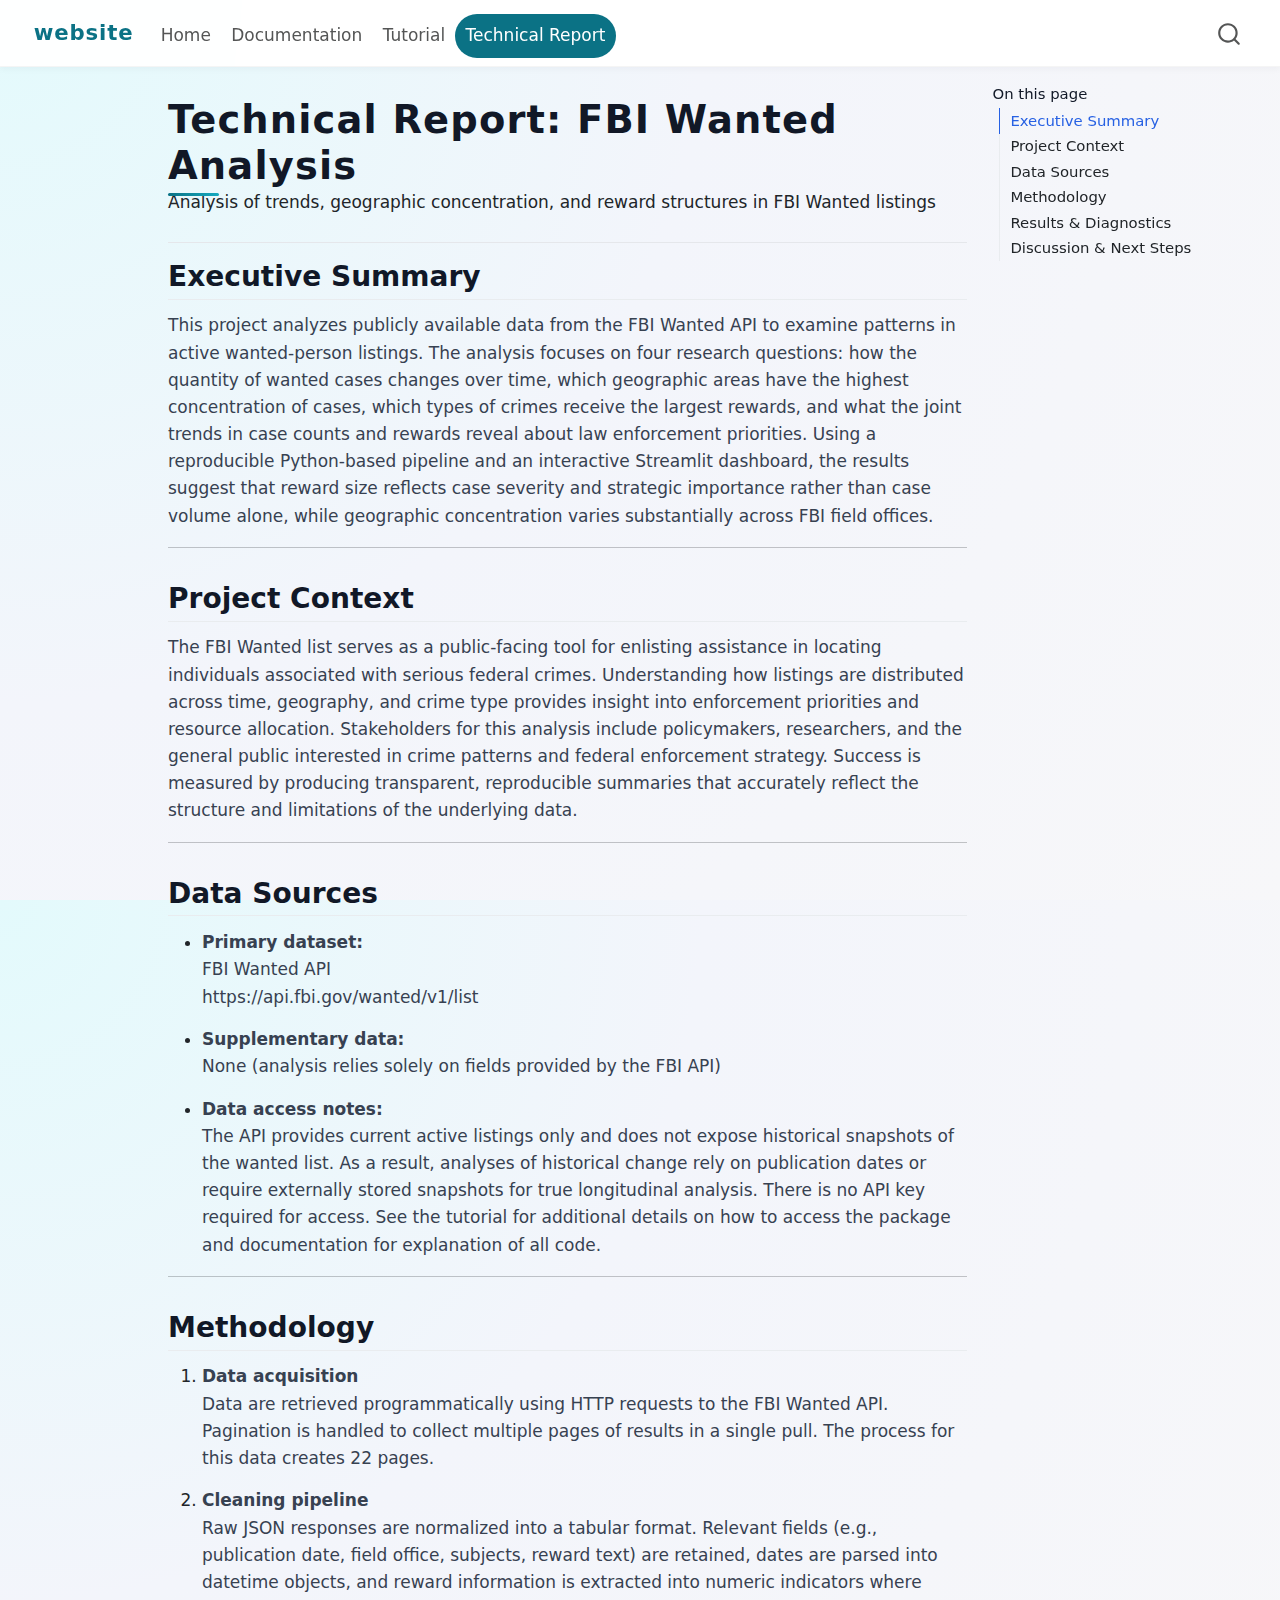
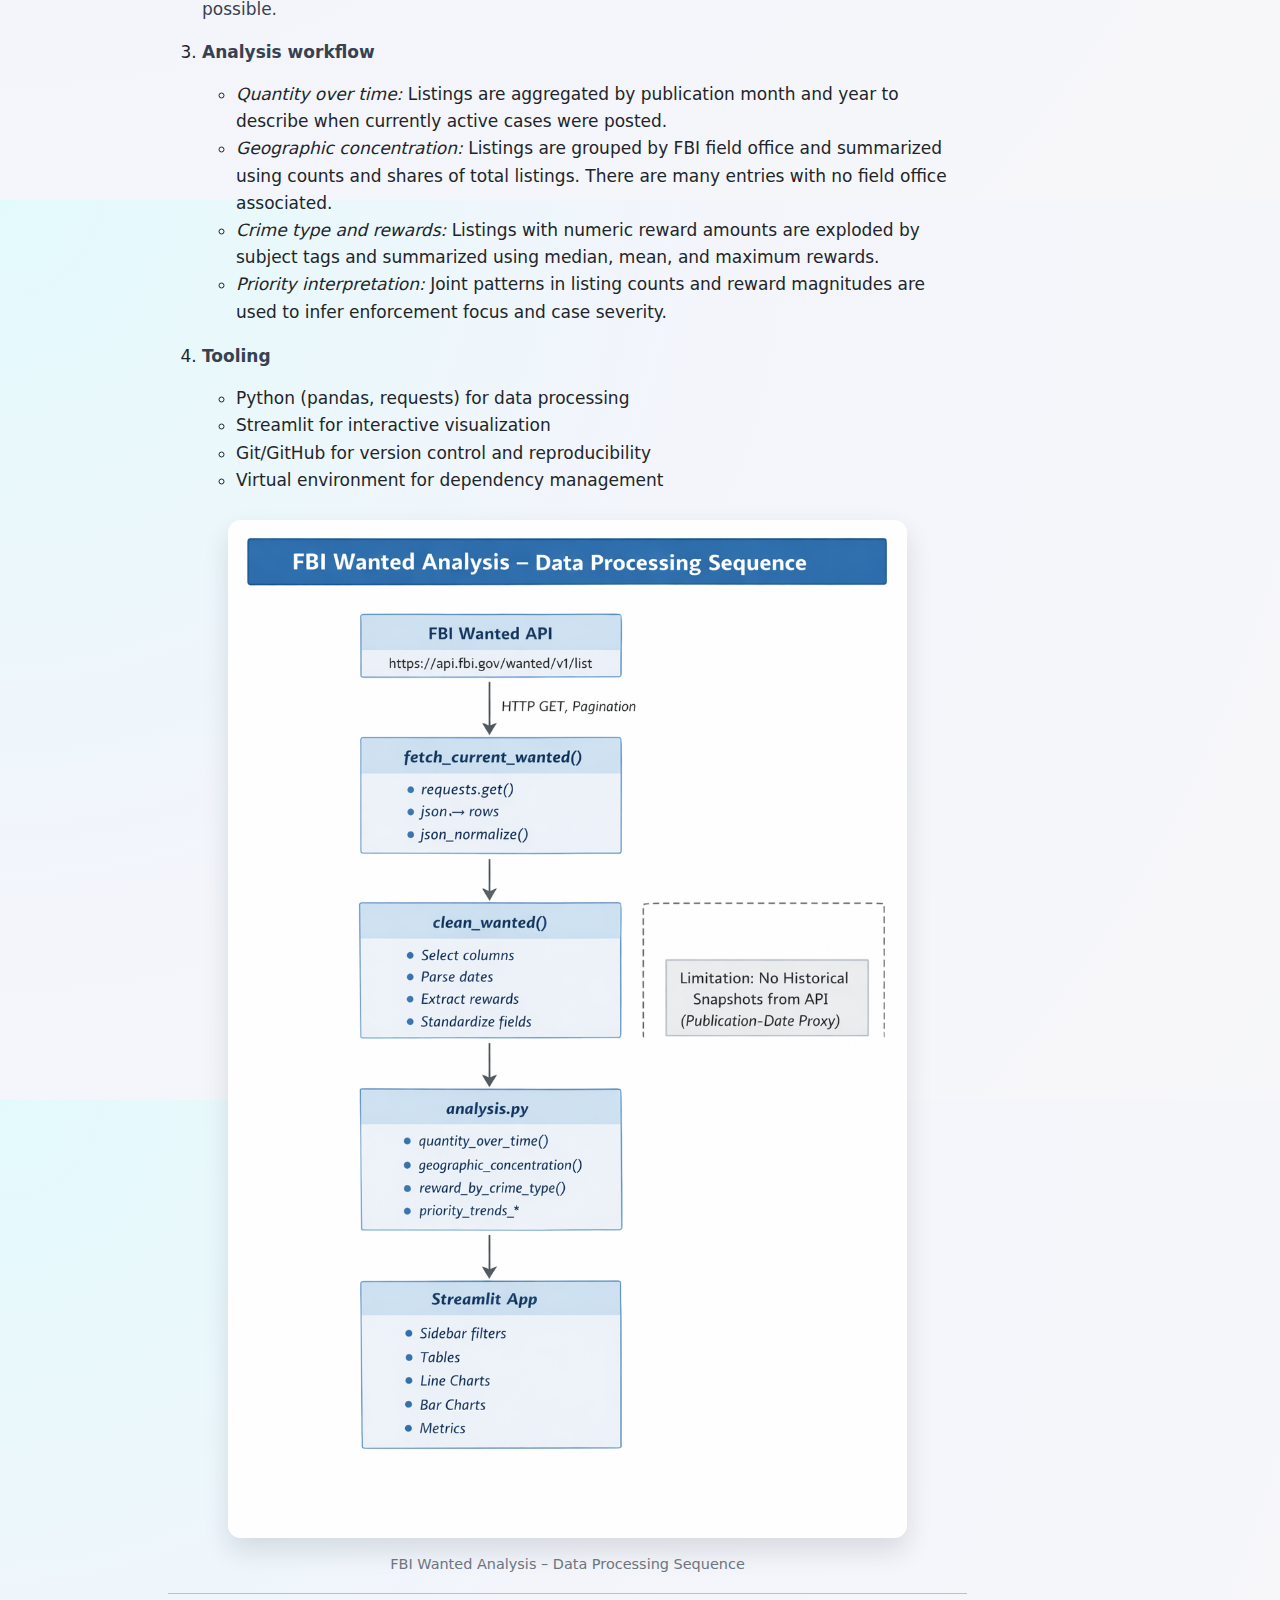
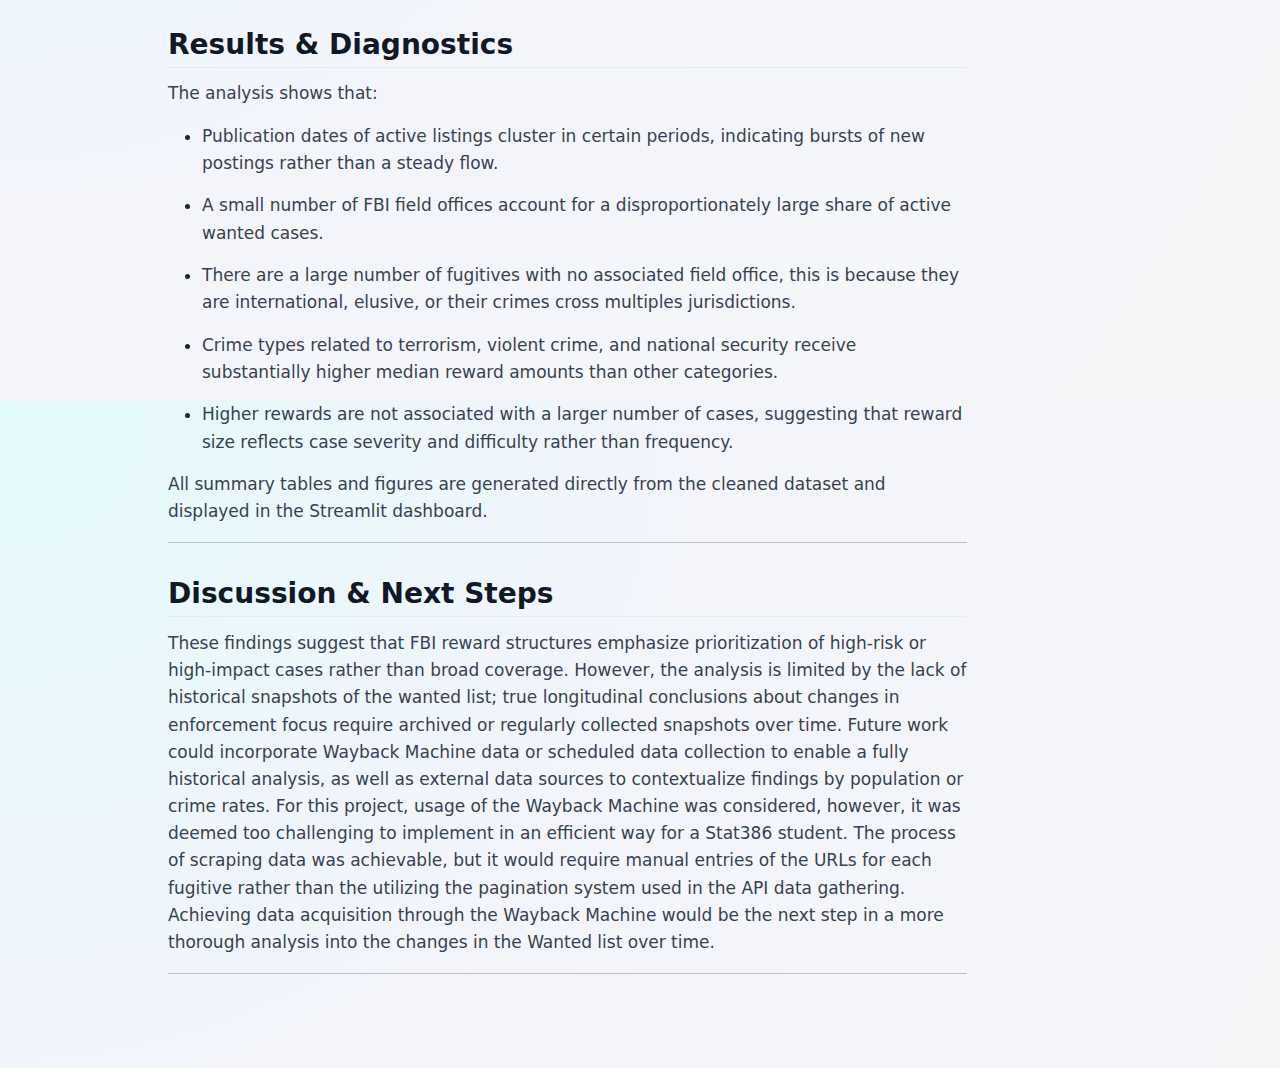
<file: docs/TechnicalReport.html>
<!DOCTYPE html>
<html xmlns="http://www.w3.org/1999/xhtml" lang="en" xml:lang="en"><head>

<meta charset="utf-8">
<meta name="generator" content="quarto-1.8.24">

<meta name="viewport" content="width=device-width, initial-scale=1.0, user-scalable=yes">

<meta name="description" content="Analysis of trends, geographic concentration, and reward structures in FBI Wanted listings">

<title>Technical Report: FBI Wanted Analysis – website</title>
<style>
code{white-space: pre-wrap;}
span.smallcaps{font-variant: small-caps;}
div.columns{display: flex; gap: min(4vw, 1.5em);}
div.column{flex: auto; overflow-x: auto;}
div.hanging-indent{margin-left: 1.5em; text-indent: -1.5em;}
ul.task-list{list-style: none;}
ul.task-list li input[type="checkbox"] {
  width: 0.8em;
  margin: 0 0.8em 0.2em -1em; /* quarto-specific, see https://github.com/quarto-dev/quarto-cli/issues/4556 */ 
  vertical-align: middle;
}
</style>


<script src="site_libs/quarto-nav/quarto-nav.js"></script>
<script src="site_libs/quarto-nav/headroom.min.js"></script>
<script src="site_libs/clipboard/clipboard.min.js"></script>
<script src="site_libs/quarto-search/autocomplete.umd.js"></script>
<script src="site_libs/quarto-search/fuse.min.js"></script>
<script src="site_libs/quarto-search/quarto-search.js"></script>
<meta name="quarto:offset" content="./">
<script src="site_libs/quarto-html/quarto.js" type="module"></script>
<script src="site_libs/quarto-html/tabsets/tabsets.js" type="module"></script>
<script src="site_libs/quarto-html/axe/axe-check.js" type="module"></script>
<script src="site_libs/quarto-html/popper.min.js"></script>
<script src="site_libs/quarto-html/tippy.umd.min.js"></script>
<script src="site_libs/quarto-html/anchor.min.js"></script>
<link href="site_libs/quarto-html/tippy.css" rel="stylesheet">
<link href="site_libs/quarto-html/quarto-syntax-highlighting-dc55a5b9e770e841cd82e46aadbfb9b0.css" rel="stylesheet" id="quarto-text-highlighting-styles">
<script src="site_libs/bootstrap/bootstrap.min.js"></script>
<link href="site_libs/bootstrap/bootstrap-icons.css" rel="stylesheet">
<link href="site_libs/bootstrap/bootstrap-5b4ad623e5705c0698d39aec6f10cf02.min.css" rel="stylesheet" append-hash="true" id="quarto-bootstrap" data-mode="light">
<script id="quarto-search-options" type="application/json">{
  "location": "navbar",
  "copy-button": false,
  "collapse-after": 3,
  "panel-placement": "end",
  "type": "overlay",
  "limit": 50,
  "keyboard-shortcut": [
    "f",
    "/",
    "s"
  ],
  "show-item-context": false,
  "language": {
    "search-no-results-text": "No results",
    "search-matching-documents-text": "matching documents",
    "search-copy-link-title": "Copy link to search",
    "search-hide-matches-text": "Hide additional matches",
    "search-more-match-text": "more match in this document",
    "search-more-matches-text": "more matches in this document",
    "search-clear-button-title": "Clear",
    "search-text-placeholder": "",
    "search-detached-cancel-button-title": "Cancel",
    "search-submit-button-title": "Submit",
    "search-label": "Search"
  }
}</script>


<link rel="stylesheet" href="styles.css">
</head>

<body class="nav-fixed quarto-light">

<div id="quarto-search-results"></div>
  <header id="quarto-header" class="headroom fixed-top">
    <nav class="navbar navbar-expand-lg " data-bs-theme="dark">
      <div class="navbar-container container-fluid">
      <div class="navbar-brand-container mx-auto">
    <a href="./index.html" class="navbar-brand navbar-brand-logo">
    </a>
    <a class="navbar-brand" href="./index.html">
    <span class="navbar-title">website</span>
    </a>
  </div>
            <div id="quarto-search" class="" title="Search"></div>
          <button class="navbar-toggler" type="button" data-bs-toggle="collapse" data-bs-target="#navbarCollapse" aria-controls="navbarCollapse" role="menu" aria-expanded="false" aria-label="Toggle navigation" onclick="if (window.quartoToggleHeadroom) { window.quartoToggleHeadroom(); }">
  <span class="navbar-toggler-icon"></span>
</button>
          <div class="collapse navbar-collapse" id="navbarCollapse">
            <ul class="navbar-nav navbar-nav-scroll me-auto">
  <li class="nav-item">
    <a class="nav-link" href="./index.html"> 
<span class="menu-text">Home</span></a>
  </li>  
  <li class="nav-item">
    <a class="nav-link" href="./Documentation.html"> 
<span class="menu-text">Documentation</span></a>
  </li>  
  <li class="nav-item">
    <a class="nav-link" href="./Tutorial.html"> 
<span class="menu-text">Tutorial</span></a>
  </li>  
  <li class="nav-item">
    <a class="nav-link active" href="./TechnicalReport.html" aria-current="page"> 
<span class="menu-text">Technical Report</span></a>
  </li>  
</ul>
          </div> <!-- /navcollapse -->
            <div class="quarto-navbar-tools">
</div>
      </div> <!-- /container-fluid -->
    </nav>
</header>
<!-- content -->
<div id="quarto-content" class="quarto-container page-columns page-rows-contents page-layout-article page-navbar">
<!-- sidebar -->
<!-- margin-sidebar -->
    <div id="quarto-margin-sidebar" class="sidebar margin-sidebar">
        <nav id="TOC" role="doc-toc" class="toc-active">
    <h2 id="toc-title">On this page</h2>
   
  <ul>
  <li><a href="#executive-summary" id="toc-executive-summary" class="nav-link active" data-scroll-target="#executive-summary">Executive Summary</a></li>
  <li><a href="#project-context" id="toc-project-context" class="nav-link" data-scroll-target="#project-context">Project Context</a></li>
  <li><a href="#data-sources" id="toc-data-sources" class="nav-link" data-scroll-target="#data-sources">Data Sources</a></li>
  <li><a href="#methodology" id="toc-methodology" class="nav-link" data-scroll-target="#methodology">Methodology</a></li>
  <li><a href="#results-diagnostics" id="toc-results-diagnostics" class="nav-link" data-scroll-target="#results-diagnostics">Results &amp; Diagnostics</a></li>
  <li><a href="#discussion-next-steps" id="toc-discussion-next-steps" class="nav-link" data-scroll-target="#discussion-next-steps">Discussion &amp; Next Steps</a></li>
  </ul>
</nav>
    </div>
<!-- main -->
<main class="content" id="quarto-document-content">

<header id="title-block-header" class="quarto-title-block default">
<div class="quarto-title">
<h1 class="title">Technical Report: FBI Wanted Analysis</h1>
</div>

<div>
  <div class="description">
    Analysis of trends, geographic concentration, and reward structures in FBI Wanted listings
  </div>
</div>


<div class="quarto-title-meta">

    
  
    
  </div>
  


</header>


<section id="executive-summary" class="level2">
<h2 class="anchored" data-anchor-id="executive-summary">Executive Summary</h2>
<p>This project analyzes publicly available data from the FBI Wanted API to examine patterns in active wanted-person listings. The analysis focuses on four research questions: how the quantity of wanted cases changes over time, which geographic areas have the highest concentration of cases, which types of crimes receive the largest rewards, and what the joint trends in case counts and rewards reveal about law enforcement priorities. Using a reproducible Python-based pipeline and an interactive Streamlit dashboard, the results suggest that reward size reflects case severity and strategic importance rather than case volume alone, while geographic concentration varies substantially across FBI field offices.</p>
<hr>
</section>
<section id="project-context" class="level2">
<h2 class="anchored" data-anchor-id="project-context">Project Context</h2>
<p>The FBI Wanted list serves as a public-facing tool for enlisting assistance in locating individuals associated with serious federal crimes. Understanding how listings are distributed across time, geography, and crime type provides insight into enforcement priorities and resource allocation. Stakeholders for this analysis include policymakers, researchers, and the general public interested in crime patterns and federal enforcement strategy. Success is measured by producing transparent, reproducible summaries that accurately reflect the structure and limitations of the underlying data.</p>
<hr>
</section>
<section id="data-sources" class="level2">
<h2 class="anchored" data-anchor-id="data-sources">Data Sources</h2>
<ul>
<li><p><strong>Primary dataset:</strong><br>
FBI Wanted API<br>
https://api.fbi.gov/wanted/v1/list</p></li>
<li><p><strong>Supplementary data:</strong><br>
None (analysis relies solely on fields provided by the FBI API)</p></li>
<li><p><strong>Data access notes:</strong><br>
The API provides current active listings only and does not expose historical snapshots of the wanted list. As a result, analyses of historical change rely on publication dates or require externally stored snapshots for true longitudinal analysis. There is no API key required for access. See the tutorial for additional details on how to access the package and documentation for explanation of all code.</p></li>
</ul>
<hr>
</section>
<section id="methodology" class="level2">
<h2 class="anchored" data-anchor-id="methodology">Methodology</h2>
<ol type="1">
<li><p><strong>Data acquisition</strong><br>
Data are retrieved programmatically using HTTP requests to the FBI Wanted API. Pagination is handled to collect multiple pages of results in a single pull. The process for this data creates 22 pages.</p></li>
<li><p><strong>Cleaning pipeline</strong><br>
Raw JSON responses are normalized into a tabular format. Relevant fields (e.g., publication date, field office, subjects, reward text) are retained, dates are parsed into datetime objects, and reward information is extracted into numeric indicators where possible.</p></li>
<li><p><strong>Analysis workflow</strong></p>
<ul>
<li><em>Quantity over time:</em> Listings are aggregated by publication month and year to describe when currently active cases were posted.<br>
</li>
<li><em>Geographic concentration:</em> Listings are grouped by FBI field office and summarized using counts and shares of total listings. There are many entries with no field office associated.</li>
<li><em>Crime type and rewards:</em> Listings with numeric reward amounts are exploded by subject tags and summarized using median, mean, and maximum rewards.<br>
</li>
<li><em>Priority interpretation:</em> Joint patterns in listing counts and reward magnitudes are used to infer enforcement focus and case severity.</li>
</ul></li>
<li><p><strong>Tooling</strong></p>
<ul>
<li>Python (pandas, requests) for data processing<br>
</li>
<li>Streamlit for interactive visualization<br>
</li>
<li>Git/GitHub for version control and reproducibility<br>
</li>
<li>Virtual environment for dependency management</li>
</ul></li>
</ol>
<div class="quarto-figure quarto-figure-center">
<figure class="figure">
<p><img src="diagrams_images/data_pipeline.png" class="img-fluid figure-img" style="width:85.0%" alt="Flowchart of FBI Wanted Analysis data processing sequence."></p>
<figcaption>FBI Wanted Analysis – Data Processing Sequence</figcaption>
</figure>
</div>
<hr>
</section>
<section id="results-diagnostics" class="level2">
<h2 class="anchored" data-anchor-id="results-diagnostics">Results &amp; Diagnostics</h2>
<p>The analysis shows that:</p>
<ul>
<li><p>Publication dates of active listings cluster in certain periods, indicating bursts of new postings rather than a steady flow.</p></li>
<li><p>A small number of FBI field offices account for a disproportionately large share of active wanted cases.</p></li>
<li><p>There are a large number of fugitives with no associated field office, this is because they are international, elusive, or their crimes cross multiples jurisdictions.</p></li>
<li><p>Crime types related to terrorism, violent crime, and national security receive substantially higher median reward amounts than other categories.</p></li>
<li><p>Higher rewards are not associated with a larger number of cases, suggesting that reward size reflects case severity and difficulty rather than frequency.</p></li>
</ul>
<p>All summary tables and figures are generated directly from the cleaned dataset and displayed in the Streamlit dashboard.</p>
<hr>
</section>
<section id="discussion-next-steps" class="level2">
<h2 class="anchored" data-anchor-id="discussion-next-steps">Discussion &amp; Next Steps</h2>
<p>These findings suggest that FBI reward structures emphasize prioritization of high-risk or high-impact cases rather than broad coverage. However, the analysis is limited by the lack of historical snapshots of the wanted list; true longitudinal conclusions about changes in enforcement focus require archived or regularly collected snapshots over time. Future work could incorporate Wayback Machine data or scheduled data collection to enable a fully historical analysis, as well as external data sources to contextualize findings by population or crime rates. For this project, usage of the Wayback Machine was considered, however, it was deemed too challenging to implement in an efficient way for a Stat386 student. The process of scraping data was achievable, but it would require manual entries of the URLs for each fugitive rather than the utilizing the pagination system used in the API data gathering. Achieving data acquisition through the Wayback Machine would be the next step in a more thorough analysis into the changes in the Wanted list over time.</p>
<hr>


</section>

</main> <!-- /main -->
<script id="quarto-html-after-body" type="application/javascript">
  window.document.addEventListener("DOMContentLoaded", function (event) {
    const icon = "";
    const anchorJS = new window.AnchorJS();
    anchorJS.options = {
      placement: 'right',
      icon: icon
    };
    anchorJS.add('.anchored');
    const isCodeAnnotation = (el) => {
      for (const clz of el.classList) {
        if (clz.startsWith('code-annotation-')) {                     
          return true;
        }
      }
      return false;
    }
    const onCopySuccess = function(e) {
      // button target
      const button = e.trigger;
      // don't keep focus
      button.blur();
      // flash "checked"
      button.classList.add('code-copy-button-checked');
      var currentTitle = button.getAttribute("title");
      button.setAttribute("title", "Copied!");
      let tooltip;
      if (window.bootstrap) {
        button.setAttribute("data-bs-toggle", "tooltip");
        button.setAttribute("data-bs-placement", "left");
        button.setAttribute("data-bs-title", "Copied!");
        tooltip = new bootstrap.Tooltip(button, 
          { trigger: "manual", 
            customClass: "code-copy-button-tooltip",
            offset: [0, -8]});
        tooltip.show();    
      }
      setTimeout(function() {
        if (tooltip) {
          tooltip.hide();
          button.removeAttribute("data-bs-title");
          button.removeAttribute("data-bs-toggle");
          button.removeAttribute("data-bs-placement");
        }
        button.setAttribute("title", currentTitle);
        button.classList.remove('code-copy-button-checked');
      }, 1000);
      // clear code selection
      e.clearSelection();
    }
    const getTextToCopy = function(trigger) {
      const outerScaffold = trigger.parentElement.cloneNode(true);
      const codeEl = outerScaffold.querySelector('code');
      for (const childEl of codeEl.children) {
        if (isCodeAnnotation(childEl)) {
          childEl.remove();
        }
      }
      return codeEl.innerText;
    }
    const clipboard = new window.ClipboardJS('.code-copy-button:not([data-in-quarto-modal])', {
      text: getTextToCopy
    });
    clipboard.on('success', onCopySuccess);
    if (window.document.getElementById('quarto-embedded-source-code-modal')) {
      const clipboardModal = new window.ClipboardJS('.code-copy-button[data-in-quarto-modal]', {
        text: getTextToCopy,
        container: window.document.getElementById('quarto-embedded-source-code-modal')
      });
      clipboardModal.on('success', onCopySuccess);
    }
      var localhostRegex = new RegExp(/^(?:http|https):\/\/localhost\:?[0-9]*\//);
      var mailtoRegex = new RegExp(/^mailto:/);
        var filterRegex = new RegExp('/' + window.location.host + '/');
      var isInternal = (href) => {
          return filterRegex.test(href) || localhostRegex.test(href) || mailtoRegex.test(href);
      }
      // Inspect non-navigation links and adorn them if external
     var links = window.document.querySelectorAll('a[href]:not(.nav-link):not(.navbar-brand):not(.toc-action):not(.sidebar-link):not(.sidebar-item-toggle):not(.pagination-link):not(.no-external):not([aria-hidden]):not(.dropdown-item):not(.quarto-navigation-tool):not(.about-link)');
      for (var i=0; i<links.length; i++) {
        const link = links[i];
        if (!isInternal(link.href)) {
          // undo the damage that might have been done by quarto-nav.js in the case of
          // links that we want to consider external
          if (link.dataset.originalHref !== undefined) {
            link.href = link.dataset.originalHref;
          }
        }
      }
    function tippyHover(el, contentFn, onTriggerFn, onUntriggerFn) {
      const config = {
        allowHTML: true,
        maxWidth: 500,
        delay: 100,
        arrow: false,
        appendTo: function(el) {
            return el.parentElement;
        },
        interactive: true,
        interactiveBorder: 10,
        theme: 'quarto',
        placement: 'bottom-start',
      };
      if (contentFn) {
        config.content = contentFn;
      }
      if (onTriggerFn) {
        config.onTrigger = onTriggerFn;
      }
      if (onUntriggerFn) {
        config.onUntrigger = onUntriggerFn;
      }
      window.tippy(el, config); 
    }
    const noterefs = window.document.querySelectorAll('a[role="doc-noteref"]');
    for (var i=0; i<noterefs.length; i++) {
      const ref = noterefs[i];
      tippyHover(ref, function() {
        // use id or data attribute instead here
        let href = ref.getAttribute('data-footnote-href') || ref.getAttribute('href');
        try { href = new URL(href).hash; } catch {}
        const id = href.replace(/^#\/?/, "");
        const note = window.document.getElementById(id);
        if (note) {
          return note.innerHTML;
        } else {
          return "";
        }
      });
    }
    const xrefs = window.document.querySelectorAll('a.quarto-xref');
    const processXRef = (id, note) => {
      // Strip column container classes
      const stripColumnClz = (el) => {
        el.classList.remove("page-full", "page-columns");
        if (el.children) {
          for (const child of el.children) {
            stripColumnClz(child);
          }
        }
      }
      stripColumnClz(note)
      if (id === null || id.startsWith('sec-')) {
        // Special case sections, only their first couple elements
        const container = document.createElement("div");
        if (note.children && note.children.length > 2) {
          container.appendChild(note.children[0].cloneNode(true));
          for (let i = 1; i < note.children.length; i++) {
            const child = note.children[i];
            if (child.tagName === "P" && child.innerText === "") {
              continue;
            } else {
              container.appendChild(child.cloneNode(true));
              break;
            }
          }
          if (window.Quarto?.typesetMath) {
            window.Quarto.typesetMath(container);
          }
          return container.innerHTML
        } else {
          if (window.Quarto?.typesetMath) {
            window.Quarto.typesetMath(note);
          }
          return note.innerHTML;
        }
      } else {
        // Remove any anchor links if they are present
        const anchorLink = note.querySelector('a.anchorjs-link');
        if (anchorLink) {
          anchorLink.remove();
        }
        if (window.Quarto?.typesetMath) {
          window.Quarto.typesetMath(note);
        }
        if (note.classList.contains("callout")) {
          return note.outerHTML;
        } else {
          return note.innerHTML;
        }
      }
    }
    for (var i=0; i<xrefs.length; i++) {
      const xref = xrefs[i];
      tippyHover(xref, undefined, function(instance) {
        instance.disable();
        let url = xref.getAttribute('href');
        let hash = undefined; 
        if (url.startsWith('#')) {
          hash = url;
        } else {
          try { hash = new URL(url).hash; } catch {}
        }
        if (hash) {
          const id = hash.replace(/^#\/?/, "");
          const note = window.document.getElementById(id);
          if (note !== null) {
            try {
              const html = processXRef(id, note.cloneNode(true));
              instance.setContent(html);
            } finally {
              instance.enable();
              instance.show();
            }
          } else {
            // See if we can fetch this
            fetch(url.split('#')[0])
            .then(res => res.text())
            .then(html => {
              const parser = new DOMParser();
              const htmlDoc = parser.parseFromString(html, "text/html");
              const note = htmlDoc.getElementById(id);
              if (note !== null) {
                const html = processXRef(id, note);
                instance.setContent(html);
              } 
            }).finally(() => {
              instance.enable();
              instance.show();
            });
          }
        } else {
          // See if we can fetch a full url (with no hash to target)
          // This is a special case and we should probably do some content thinning / targeting
          fetch(url)
          .then(res => res.text())
          .then(html => {
            const parser = new DOMParser();
            const htmlDoc = parser.parseFromString(html, "text/html");
            const note = htmlDoc.querySelector('main.content');
            if (note !== null) {
              // This should only happen for chapter cross references
              // (since there is no id in the URL)
              // remove the first header
              if (note.children.length > 0 && note.children[0].tagName === "HEADER") {
                note.children[0].remove();
              }
              const html = processXRef(null, note);
              instance.setContent(html);
            } 
          }).finally(() => {
            instance.enable();
            instance.show();
          });
        }
      }, function(instance) {
      });
    }
        let selectedAnnoteEl;
        const selectorForAnnotation = ( cell, annotation) => {
          let cellAttr = 'data-code-cell="' + cell + '"';
          let lineAttr = 'data-code-annotation="' +  annotation + '"';
          const selector = 'span[' + cellAttr + '][' + lineAttr + ']';
          return selector;
        }
        const selectCodeLines = (annoteEl) => {
          const doc = window.document;
          const targetCell = annoteEl.getAttribute("data-target-cell");
          const targetAnnotation = annoteEl.getAttribute("data-target-annotation");
          const annoteSpan = window.document.querySelector(selectorForAnnotation(targetCell, targetAnnotation));
          const lines = annoteSpan.getAttribute("data-code-lines").split(",");
          const lineIds = lines.map((line) => {
            return targetCell + "-" + line;
          })
          let top = null;
          let height = null;
          let parent = null;
          if (lineIds.length > 0) {
              //compute the position of the single el (top and bottom and make a div)
              const el = window.document.getElementById(lineIds[0]);
              top = el.offsetTop;
              height = el.offsetHeight;
              parent = el.parentElement.parentElement;
            if (lineIds.length > 1) {
              const lastEl = window.document.getElementById(lineIds[lineIds.length - 1]);
              const bottom = lastEl.offsetTop + lastEl.offsetHeight;
              height = bottom - top;
            }
            if (top !== null && height !== null && parent !== null) {
              // cook up a div (if necessary) and position it 
              let div = window.document.getElementById("code-annotation-line-highlight");
              if (div === null) {
                div = window.document.createElement("div");
                div.setAttribute("id", "code-annotation-line-highlight");
                div.style.position = 'absolute';
                parent.appendChild(div);
              }
              div.style.top = top - 2 + "px";
              div.style.height = height + 4 + "px";
              div.style.left = 0;
              let gutterDiv = window.document.getElementById("code-annotation-line-highlight-gutter");
              if (gutterDiv === null) {
                gutterDiv = window.document.createElement("div");
                gutterDiv.setAttribute("id", "code-annotation-line-highlight-gutter");
                gutterDiv.style.position = 'absolute';
                const codeCell = window.document.getElementById(targetCell);
                const gutter = codeCell.querySelector('.code-annotation-gutter');
                gutter.appendChild(gutterDiv);
              }
              gutterDiv.style.top = top - 2 + "px";
              gutterDiv.style.height = height + 4 + "px";
            }
            selectedAnnoteEl = annoteEl;
          }
        };
        const unselectCodeLines = () => {
          const elementsIds = ["code-annotation-line-highlight", "code-annotation-line-highlight-gutter"];
          elementsIds.forEach((elId) => {
            const div = window.document.getElementById(elId);
            if (div) {
              div.remove();
            }
          });
          selectedAnnoteEl = undefined;
        };
          // Handle positioning of the toggle
      window.addEventListener(
        "resize",
        throttle(() => {
          elRect = undefined;
          if (selectedAnnoteEl) {
            selectCodeLines(selectedAnnoteEl);
          }
        }, 10)
      );
      function throttle(fn, ms) {
      let throttle = false;
      let timer;
        return (...args) => {
          if(!throttle) { // first call gets through
              fn.apply(this, args);
              throttle = true;
          } else { // all the others get throttled
              if(timer) clearTimeout(timer); // cancel #2
              timer = setTimeout(() => {
                fn.apply(this, args);
                timer = throttle = false;
              }, ms);
          }
        };
      }
        // Attach click handler to the DT
        const annoteDls = window.document.querySelectorAll('dt[data-target-cell]');
        for (const annoteDlNode of annoteDls) {
          annoteDlNode.addEventListener('click', (event) => {
            const clickedEl = event.target;
            if (clickedEl !== selectedAnnoteEl) {
              unselectCodeLines();
              const activeEl = window.document.querySelector('dt[data-target-cell].code-annotation-active');
              if (activeEl) {
                activeEl.classList.remove('code-annotation-active');
              }
              selectCodeLines(clickedEl);
              clickedEl.classList.add('code-annotation-active');
            } else {
              // Unselect the line
              unselectCodeLines();
              clickedEl.classList.remove('code-annotation-active');
            }
          });
        }
    const findCites = (el) => {
      const parentEl = el.parentElement;
      if (parentEl) {
        const cites = parentEl.dataset.cites;
        if (cites) {
          return {
            el,
            cites: cites.split(' ')
          };
        } else {
          return findCites(el.parentElement)
        }
      } else {
        return undefined;
      }
    };
    var bibliorefs = window.document.querySelectorAll('a[role="doc-biblioref"]');
    for (var i=0; i<bibliorefs.length; i++) {
      const ref = bibliorefs[i];
      const citeInfo = findCites(ref);
      if (citeInfo) {
        tippyHover(citeInfo.el, function() {
          var popup = window.document.createElement('div');
          citeInfo.cites.forEach(function(cite) {
            var citeDiv = window.document.createElement('div');
            citeDiv.classList.add('hanging-indent');
            citeDiv.classList.add('csl-entry');
            var biblioDiv = window.document.getElementById('ref-' + cite);
            if (biblioDiv) {
              citeDiv.innerHTML = biblioDiv.innerHTML;
            }
            popup.appendChild(citeDiv);
          });
          return popup.innerHTML;
        });
      }
    }
  });
  </script>
</div> <!-- /content -->




</body></html>
</file>
<file: docs/site_libs/quarto-html/tippy.css>
.tippy-box[data-animation=fade][data-state=hidden]{opacity:0}[data-tippy-root]{max-width:calc(100vw - 10px)}.tippy-box{position:relative;background-color:#333;color:#fff;border-radius:4px;font-size:14px;line-height:1.4;white-space:normal;outline:0;transition-property:transform,visibility,opacity}.tippy-box[data-placement^=top]>.tippy-arrow{bottom:0}.tippy-box[data-placement^=top]>.tippy-arrow:before{bottom:-7px;left:0;border-width:8px 8px 0;border-top-color:initial;transform-origin:center top}.tippy-box[data-placement^=bottom]>.tippy-arrow{top:0}.tippy-box[data-placement^=bottom]>.tippy-arrow:before{top:-7px;left:0;border-width:0 8px 8px;border-bottom-color:initial;transform-origin:center bottom}.tippy-box[data-placement^=left]>.tippy-arrow{right:0}.tippy-box[data-placement^=left]>.tippy-arrow:before{border-width:8px 0 8px 8px;border-left-color:initial;right:-7px;transform-origin:center left}.tippy-box[data-placement^=right]>.tippy-arrow{left:0}.tippy-box[data-placement^=right]>.tippy-arrow:before{left:-7px;border-width:8px 8px 8px 0;border-right-color:initial;transform-origin:center right}.tippy-box[data-inertia][data-state=visible]{transition-timing-function:cubic-bezier(.54,1.5,.38,1.11)}.tippy-arrow{width:16px;height:16px;color:#333}.tippy-arrow:before{content:"";position:absolute;border-color:transparent;border-style:solid}.tippy-content{position:relative;padding:5px 9px;z-index:1}
</file>
<file: docs/site_libs/quarto-html/quarto-syntax-highlighting-dc55a5b9e770e841cd82e46aadbfb9b0.css>
/* quarto syntax highlight colors */
:root {
  --quarto-hl-ot-color: #003B4F;
  --quarto-hl-at-color: #657422;
  --quarto-hl-ss-color: #20794D;
  --quarto-hl-an-color: #5E5E5E;
  --quarto-hl-fu-color: #4758AB;
  --quarto-hl-st-color: #20794D;
  --quarto-hl-cf-color: #003B4F;
  --quarto-hl-op-color: #5E5E5E;
  --quarto-hl-er-color: #AD0000;
  --quarto-hl-bn-color: #AD0000;
  --quarto-hl-al-color: #AD0000;
  --quarto-hl-va-color: #111111;
  --quarto-hl-bu-color: inherit;
  --quarto-hl-ex-color: inherit;
  --quarto-hl-pp-color: #AD0000;
  --quarto-hl-in-color: #5E5E5E;
  --quarto-hl-vs-color: #20794D;
  --quarto-hl-wa-color: #5E5E5E;
  --quarto-hl-do-color: #5E5E5E;
  --quarto-hl-im-color: #00769E;
  --quarto-hl-ch-color: #20794D;
  --quarto-hl-dt-color: #AD0000;
  --quarto-hl-fl-color: #AD0000;
  --quarto-hl-co-color: #5E5E5E;
  --quarto-hl-cv-color: #5E5E5E;
  --quarto-hl-cn-color: #8f5902;
  --quarto-hl-sc-color: #5E5E5E;
  --quarto-hl-dv-color: #AD0000;
  --quarto-hl-kw-color: #003B4F;
}

/* other quarto variables */
:root {
  --quarto-font-monospace: SFMono-Regular, Menlo, Monaco, Consolas, "Liberation Mono", "Courier New", monospace;
}

/* syntax highlight based on Pandoc's rules */
pre > code.sourceCode > span {
  color: #003B4F;
}

code.sourceCode > span {
  color: #003B4F;
}

div.sourceCode,
div.sourceCode pre.sourceCode {
  color: #003B4F;
}

/* Normal */
code span {
  color: #003B4F;
}

/* Alert */
code span.al {
  color: #AD0000;
  font-style: inherit;
}

/* Annotation */
code span.an {
  color: #5E5E5E;
  font-style: inherit;
}

/* Attribute */
code span.at {
  color: #657422;
  font-style: inherit;
}

/* BaseN */
code span.bn {
  color: #AD0000;
  font-style: inherit;
}

/* BuiltIn */
code span.bu {
  font-style: inherit;
}

/* ControlFlow */
code span.cf {
  color: #003B4F;
  font-weight: bold;
  font-style: inherit;
}

/* Char */
code span.ch {
  color: #20794D;
  font-style: inherit;
}

/* Constant */
code span.cn {
  color: #8f5902;
  font-style: inherit;
}

/* Comment */
code span.co {
  color: #5E5E5E;
  font-style: inherit;
}

/* CommentVar */
code span.cv {
  color: #5E5E5E;
  font-style: italic;
}

/* Documentation */
code span.do {
  color: #5E5E5E;
  font-style: italic;
}

/* DataType */
code span.dt {
  color: #AD0000;
  font-style: inherit;
}

/* DecVal */
code span.dv {
  color: #AD0000;
  font-style: inherit;
}

/* Error */
code span.er {
  color: #AD0000;
  font-style: inherit;
}

/* Extension */
code span.ex {
  font-style: inherit;
}

/* Float */
code span.fl {
  color: #AD0000;
  font-style: inherit;
}

/* Function */
code span.fu {
  color: #4758AB;
  font-style: inherit;
}

/* Import */
code span.im {
  color: #00769E;
  font-style: inherit;
}

/* Information */
code span.in {
  color: #5E5E5E;
  font-style: inherit;
}

/* Keyword */
code span.kw {
  color: #003B4F;
  font-weight: bold;
  font-style: inherit;
}

/* Operator */
code span.op {
  color: #5E5E5E;
  font-style: inherit;
}

/* Other */
code span.ot {
  color: #003B4F;
  font-style: inherit;
}

/* Preprocessor */
code span.pp {
  color: #AD0000;
  font-style: inherit;
}

/* SpecialChar */
code span.sc {
  color: #5E5E5E;
  font-style: inherit;
}

/* SpecialString */
code span.ss {
  color: #20794D;
  font-style: inherit;
}

/* String */
code span.st {
  color: #20794D;
  font-style: inherit;
}

/* Variable */
code span.va {
  color: #111111;
  font-style: inherit;
}

/* VerbatimString */
code span.vs {
  color: #20794D;
  font-style: inherit;
}

/* Warning */
code span.wa {
  color: #5E5E5E;
  font-style: italic;
}

.prevent-inlining {
  content: "</";
}

/*# sourceMappingURL=21f0b8dca5c347bd0a806dc2ce2adfe3.css.map */
</file>
<file: docs/styles.css>
/* ===========================
   Global layout and typography
   =========================== */

:root {
  --bg: #f3f5fb;
  --card-bg: #ffffff;
  --accent: #0b7285;
  --accent-soft: #e3fafc;
  --text-main: #212529;
  --muted: #6c757d;
}

body {
  font-family: system-ui, -apple-system, BlinkMacSystemFont, "Segoe UI", sans-serif;
  line-height: 1.6;
  color: var(--text-main);
  background:
    radial-gradient(circle at top left, #e3fafc 0, #f3f5fb 45%, #f7f7f9 100%);
  margin: 0;
}

/* ===========================
   Navbar
   =========================== */

.navbar {
  border-bottom: 1px solid rgba(0, 0, 0, 0.04);
  background-color: rgba(255, 255, 255, 0.96);
  backdrop-filter: blur(10px);
  box-shadow: 0 0.2rem 0.4rem rgba(15, 23, 42, 0.04);
}

.navbar-brand {
  font-weight: 700;
  letter-spacing: 0.04em;
  text-transform: lowercase;
  color: var(--accent) !important;
}

.navbar-nav .nav-link {
  font-weight: 500;
  border-radius: 999px;
  padding-inline: 0.75rem;
  transition: background-color 0.15s ease, color 0.15s ease, transform 0.1s ease;
}

.navbar-nav .nav-link:hover,
.navbar-nav .nav-link:focus {
  background-color: var(--accent-soft);
  color: var(--accent);
  transform: translateY(-1px);
}

.navbar-nav .nav-link.active {
  background-color: var(--accent);
  color: #ffffff !important;
}

/* ===========================
   Main content container
   =========================== */

/* Card-style only around the main content column */
main#quarto-document-content > .page-columns > .content {
  background-color: var(--card-bg);
  max-width: 960px;
  margin: 2.5rem auto 3rem;
  padding: 2rem 2.25rem;
  border-radius: 0.9rem;
  box-shadow: 0 1.1rem 3rem rgba(15, 23, 42, 0.08);
}

/* Slightly tighter on small screens */
@media (max-width: 768px) {
  main#quarto-document-content > .page-columns > .content {
    margin: 1.25rem 0.75rem 2rem;
    padding: 1.5rem 1.25rem;
  }
}

/* Slightly tighter on small screens */
@media (max-width: 768px) {
  main#quarto-document-content {
    margin: 1.25rem 0.75rem 2rem;
    padding: 1.5rem 1.25rem;
  }
}

/* ===========================
   Title block / hero
   =========================== */

.quarto-title-block {
  padding-bottom: 1.5rem;
  margin-bottom: 1.25rem;
  border-bottom: 1px solid #e5e7eb;
}

.quarto-title-block .title {
  font-weight: 700;
  letter-spacing: 0.03em;
  font-size: clamp(2rem, 3vw, 2.4rem);
  color: #111827;
  display: inline-block;
  position: relative;
}

.quarto-title-block .title::after {
  content: "";
  position: absolute;
  left: 0;
  bottom: -0.4rem;
  width: 3rem;
  height: 3px;
  border-radius: 999px;
  background: linear-gradient(90deg, var(--accent), #15aabf);
}

/* Home page intro text a bit softer */
body[data-page="index.qmd"] .quarto-title-block p {
  color: var(--muted);
  max-width: 38rem;
}

/* ===========================
   Headings
   =========================== */

h1, h2, h3, h4 {
  font-weight: 600;
  color: #111827;
}

h2 {
  margin-top: 2rem;
  margin-bottom: 0.75rem;
  border-bottom: 1px solid #e9ecef;
  padding-bottom: 0.3rem;
}

h3 {
  margin-top: 1.5rem;
  margin-bottom: 0.35rem;
  color: #1f2933;
}

/* ===========================
   Paragraphs and lists
   =========================== */

p {
  margin-bottom: 0.9rem;
  color: #374151;
}

/* Default list spacing */
ul, ol {
  margin-top: 0.25rem;
  margin-bottom: 0.9rem;
}

/* Fancy bullets on the home page feature list */
body[data-page="index.qmd"] ul {
  list-style: none;
  padding-left: 0;
}

body[data-page="index.qmd"] ul li {
  position: relative;
  padding-left: 1.5rem;
  margin-bottom: 0.45rem;
}

body[data-page="index.qmd"] ul li::before {
  content: "";
  position: absolute;
  left: 0;
  top: 0.6em;
  width: 0.55rem;
  height: 0.55rem;
  border-radius: 999px;
  background: radial-gradient(circle at 30% 30%, #ffffff, var(--accent));
  box-shadow: 0 0 0 2px var(--accent-soft);
}

/* ===========================
   Links
   =========================== */

a {
  color: var(--accent);
  text-decoration: none;
}

a:hover,
a:focus {
  text-decoration: underline;
  text-underline-offset: 2px;
}

/* The three main links on home feel like CTAs */
body[data-page="index.qmd"] main#quarto-document-content p a {
  font-weight: 600;
}

/* ===========================
   Code and preformatted blocks
   =========================== */

code {
  font-family: "JetBrains Mono", "Fira Code", Menlo, Monaco, Consolas, "Liberation Mono", "Courier New", monospace;
  font-size: 0.9rem;
  background-color: #f1f3f5;
  padding: 0.1rem 0.35rem;
  border-radius: 0.3rem;
}

pre {
  background-color: #111827;
  color: #f9fafb;
  padding: 1rem 1.2rem;
  border-radius: 0.75rem;
  overflow-x: auto;
  font-size: 0.9rem;
}

/* ===========================
   Tables
   =========================== */

table {
  width: 100%;
  border-collapse: collapse;
  margin-bottom: 1.1rem;
  font-size: 0.95rem;
}

table th,
table td {
  padding: 0.55rem 0.75rem;
  border: 1px solid #e5e7eb;
}

table thead th {
  background-color: #f1f5f9;
  font-weight: 600;
}

/* ===========================
   Callouts
   =========================== */

.callout {
  border-radius: 0.75rem;
  border-left-width: 0.32rem;
}

/* ===========================
   Figures / images
   =========================== */

figure {
  text-align: center;
  margin: 1.5rem 0;
}

figure img {
  border-radius: 0.75rem;
  max-width: 100%;
  height: auto;
  box-shadow: 0 0.75rem 1.5rem rgba(15, 23, 42, 0.12);
}

figure figcaption {
  font-size: 0.85rem;
  color: var(--muted);
  margin-top: 0.35rem;
}

/* ===========================
   Footer
   =========================== */

.footer,
.page-footer {
  margin-top: 2.5rem;
  padding-top: 1.25rem;
  border-top: 1px solid #e5e7eb;
  font-size: 0.85rem;
  color: var(--muted);
  text-align: center;
}
</file>
